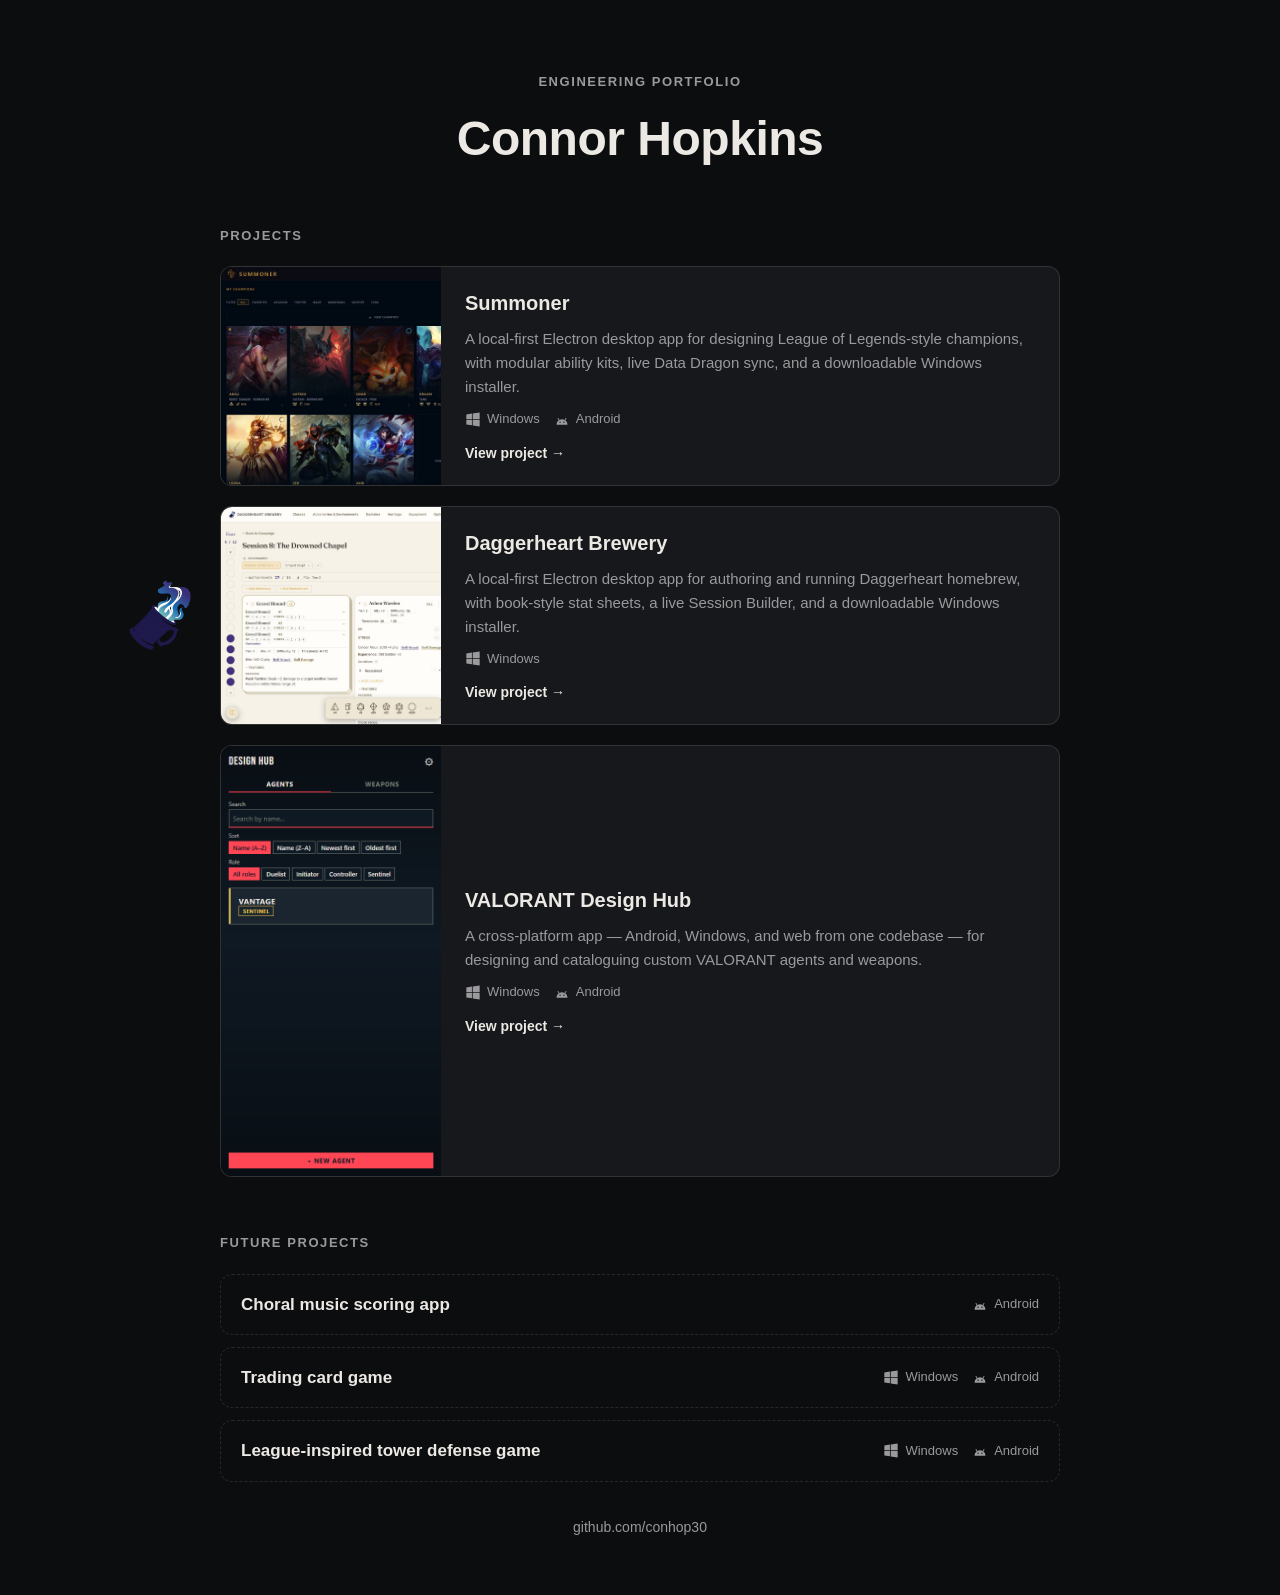
<file: index.html>
<!DOCTYPE html>
<html lang="en">
<head>
<meta charset="UTF-8">
<meta name="viewport" content="width=device-width, initial-scale=1.0">
<title>Connor Hopkins</title>
<meta name="description" content="Software engineering projects and downloads.">
<link rel="stylesheet" href="css/base.css">
<link rel="stylesheet" href="css/home.css">
<link rel="icon" href="data:,">
</head>
<body>

<svg width="0" height="0" style="position:absolute" aria-hidden="true" focusable="false">
  <symbol id="icon-windows" viewBox="0 0 24 24">
    <path fill="currentColor" d="M2 3.6 10.4 2.4v8.2H2zM11.6 2.2 22 .7v9.9H11.6zM2 11.8h8.4v8.2L2 18.8zM11.6 11.8H22v9.9L11.6 20.2z"/>
  </symbol>
  <symbol id="icon-android" viewBox="0 0 24 24">
    <path fill="currentColor" fill-rule="evenodd" d="M3.8 19a8.2 8.2 0 0 1 16.4 0zM8 15.2a1.1 1.1 0 1 0 2.2 0 1.1 1.1 0 0 0-2.2 0zm5.8 0a1.1 1.1 0 1 0 2.2 0 1.1 1.1 0 0 0-2.2 0z"/>
    <path fill="none" stroke="currentColor" stroke-width="1.4" stroke-linecap="round" d="M7.7 12.6 6.1 9.6M16.3 12.6 17.9 9.6"/>
  </symbol>
</svg>

<header class="home-header">
  <p class="eyebrow">Engineering Portfolio</p>
  <h1>Connor Hopkins</h1>
</header>

<main class="wrap">
  <section class="projects">
    <h2>Projects</h2>

    <a class="project-card" href="projects/summoner/">
      <div class="project-card-media">
        <img src="projects/summoner/assets/shot-gallery.jpg" alt="Summoner champion gallery screenshot">
      </div>
      <div class="project-card-body">
        <h3>Summoner</h3>
        <p>A local-first Electron desktop app for designing League of Legends-style champions, with modular ability kits, live Data Dragon sync, and a downloadable Windows installer.</p>
        <span class="platforms">
          <span class="platform"><svg aria-hidden="true"><use href="#icon-windows"/></svg>Windows</span>
          <span class="platform"><svg aria-hidden="true"><use href="#icon-android"/></svg>Android</span>
        </span>
        <span class="project-card-cta">View project →</span>
      </div>
    </a>

    <div class="project-row">
    <img class="project-logo" src="projects/daggerheart-hub/favicon.png" alt="" width="72" height="72" loading="lazy">
    <a class="project-card" href="projects/daggerheart-hub/">
      <div class="project-card-media">
        <img src="projects/daggerheart-hub/assets/shot-session.jpg" alt="A live Daggerheart session: a Fear rail, Combat tabs, and pulled-in adversaries stacked into one stat block with HP and Stress">
      </div>
      <div class="project-card-body">
        <h3>Daggerheart Brewery</h3>
        <p>A local-first Electron desktop app for authoring and running Daggerheart homebrew, with book-style stat sheets, a live Session Builder, and a downloadable Windows installer.</p>
        <span class="platforms">
          <span class="platform"><svg aria-hidden="true"><use href="#icon-windows"/></svg>Windows</span>
        </span>
        <span class="project-card-cta">View project →</span>
      </div>
    </a>
    </div>

    <a class="project-card" href="projects/valorant-design-hub/">
      <div class="project-card-media">
        <img src="projects/valorant-design-hub/assets/shot-hub.png" alt="VALORANT Design Hub app screenshot">
      </div>
      <div class="project-card-body">
        <h3>VALORANT Design Hub</h3>
        <p>A cross-platform app — Android, Windows, and web from one codebase — for designing and cataloguing custom VALORANT agents and weapons.</p>
        <span class="platforms">
          <span class="platform"><svg aria-hidden="true"><use href="#icon-windows"/></svg>Windows</span>
          <span class="platform"><svg aria-hidden="true"><use href="#icon-android"/></svg>Android</span>
        </span>
        <span class="project-card-cta">View project →</span>
      </div>
    </a>
  </section>

  <section class="future">
    <h2>Future projects</h2>
    <ul>
      <li class="future-item">
        <h3>Choral music scoring app</h3>
        <span class="platforms">
          <span class="platform"><svg aria-hidden="true"><use href="#icon-android"/></svg>Android</span>
        </span>
      </li>
      <li class="future-item">
        <h3>Trading card game</h3>
        <span class="platforms">
          <span class="platform"><svg aria-hidden="true"><use href="#icon-windows"/></svg>Windows</span>
          <span class="platform"><svg aria-hidden="true"><use href="#icon-android"/></svg>Android</span>
        </span>
      </li>
      <li class="future-item">
        <h3>League-inspired tower defense game</h3>
        <span class="platforms">
          <span class="platform"><svg aria-hidden="true"><use href="#icon-windows"/></svg>Windows</span>
          <span class="platform"><svg aria-hidden="true"><use href="#icon-android"/></svg>Android</span>
        </span>
      </li>
    </ul>
  </section>
</main>

<footer>
  <a href="https://github.com/conhop30" target="_blank" rel="noopener">github.com/conhop30</a>
</footer>

</body>
</html>
</file>
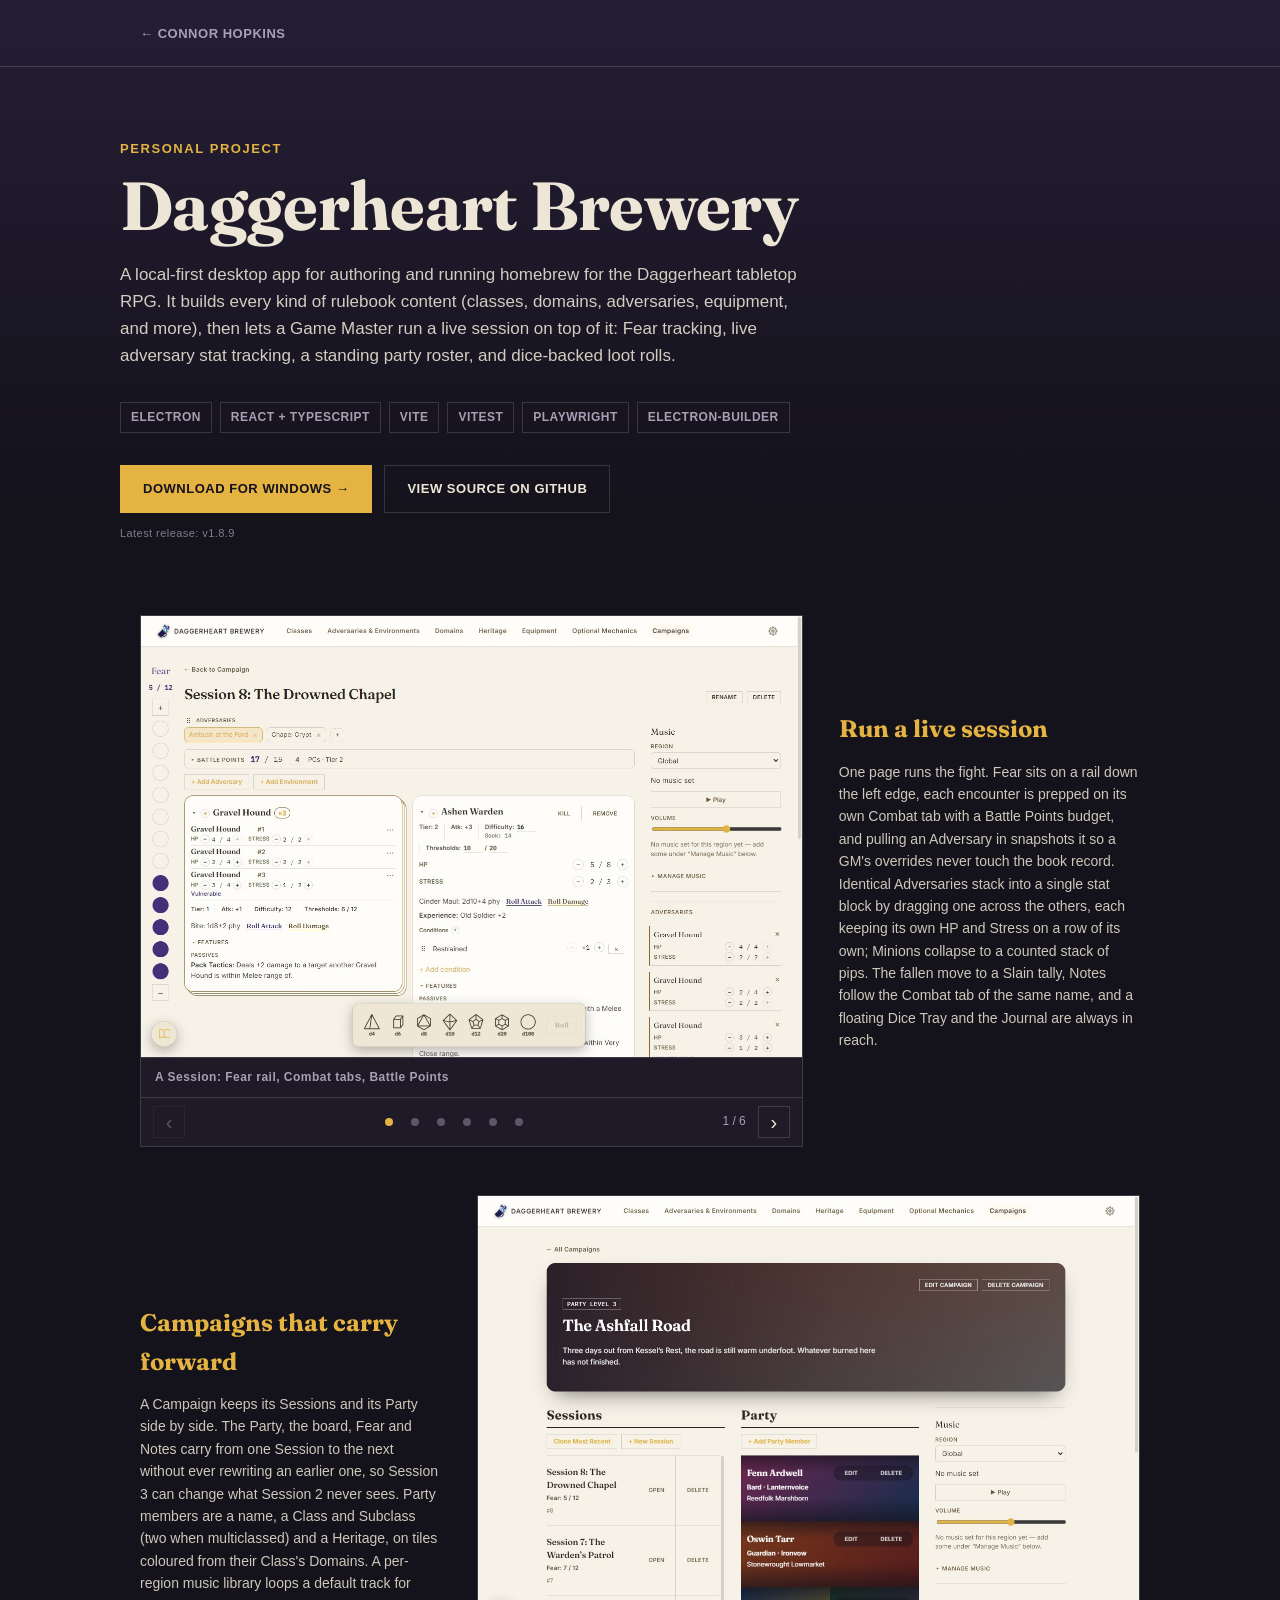
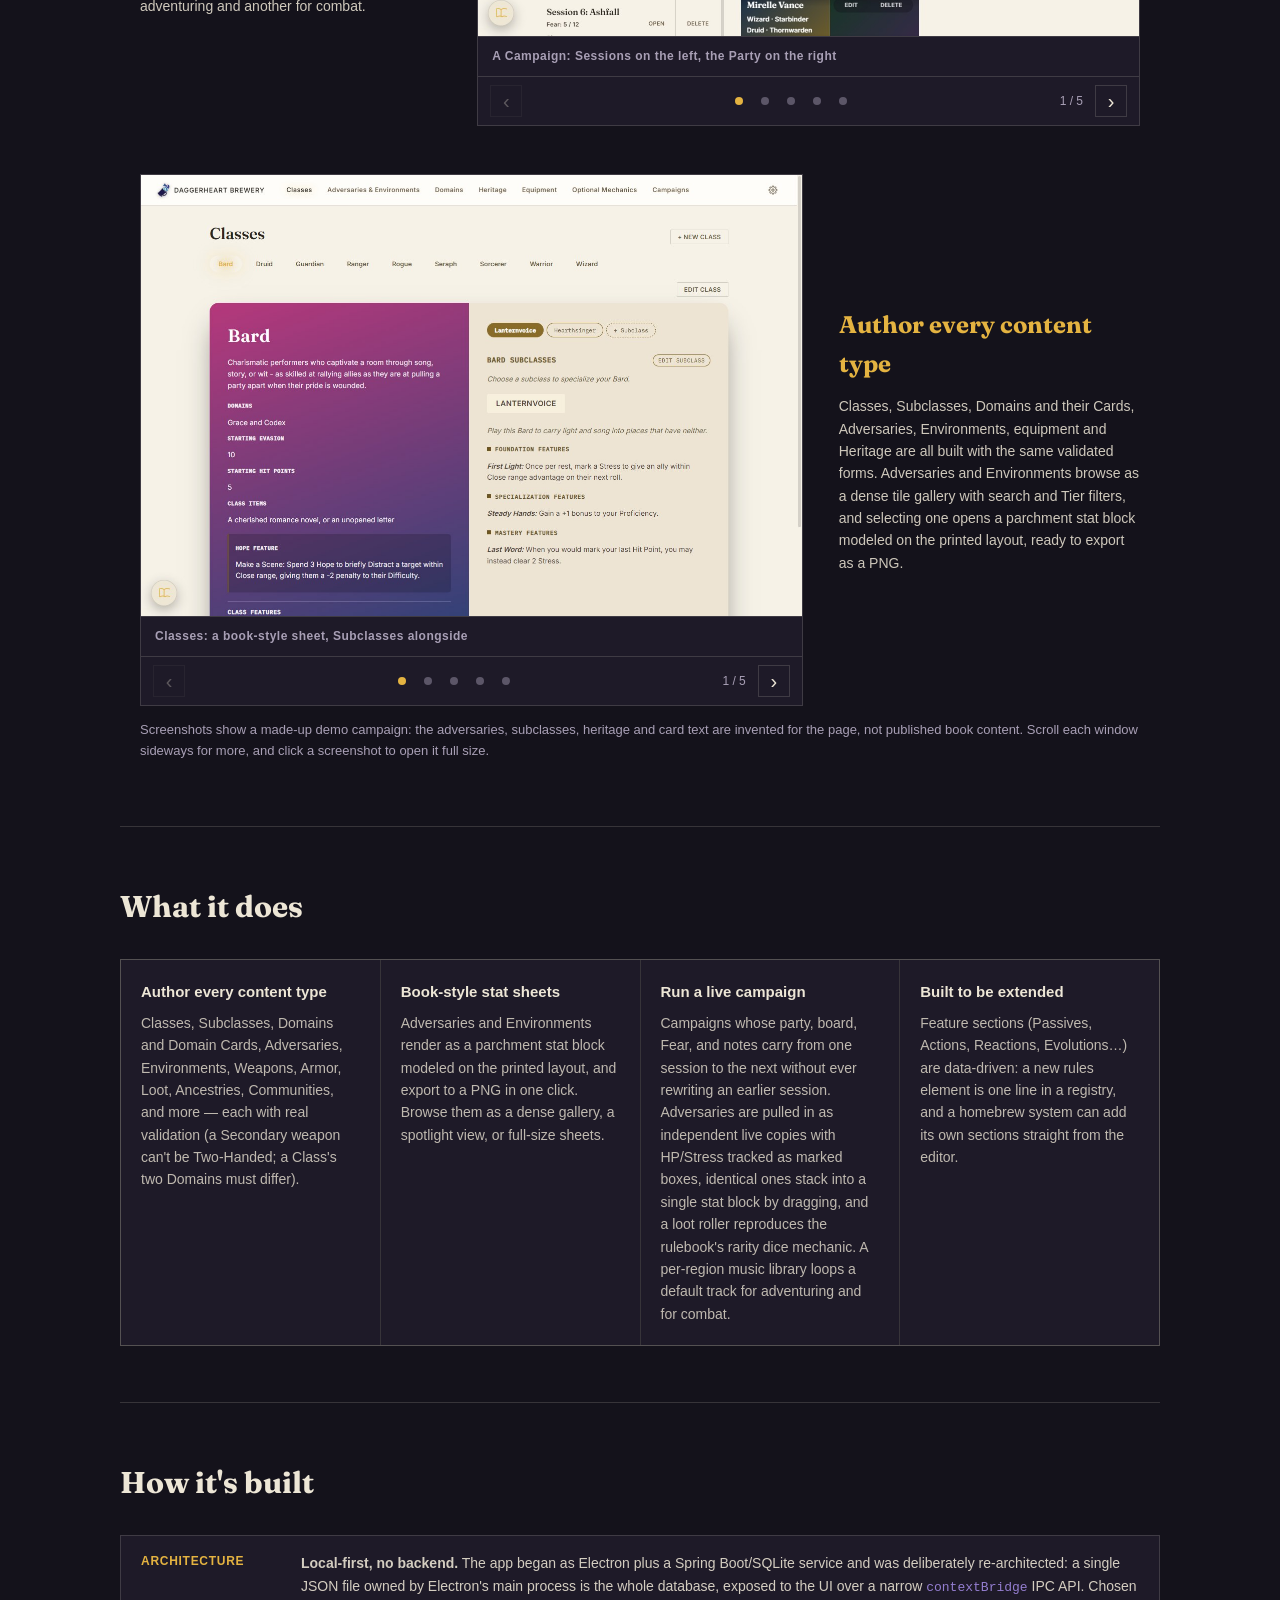
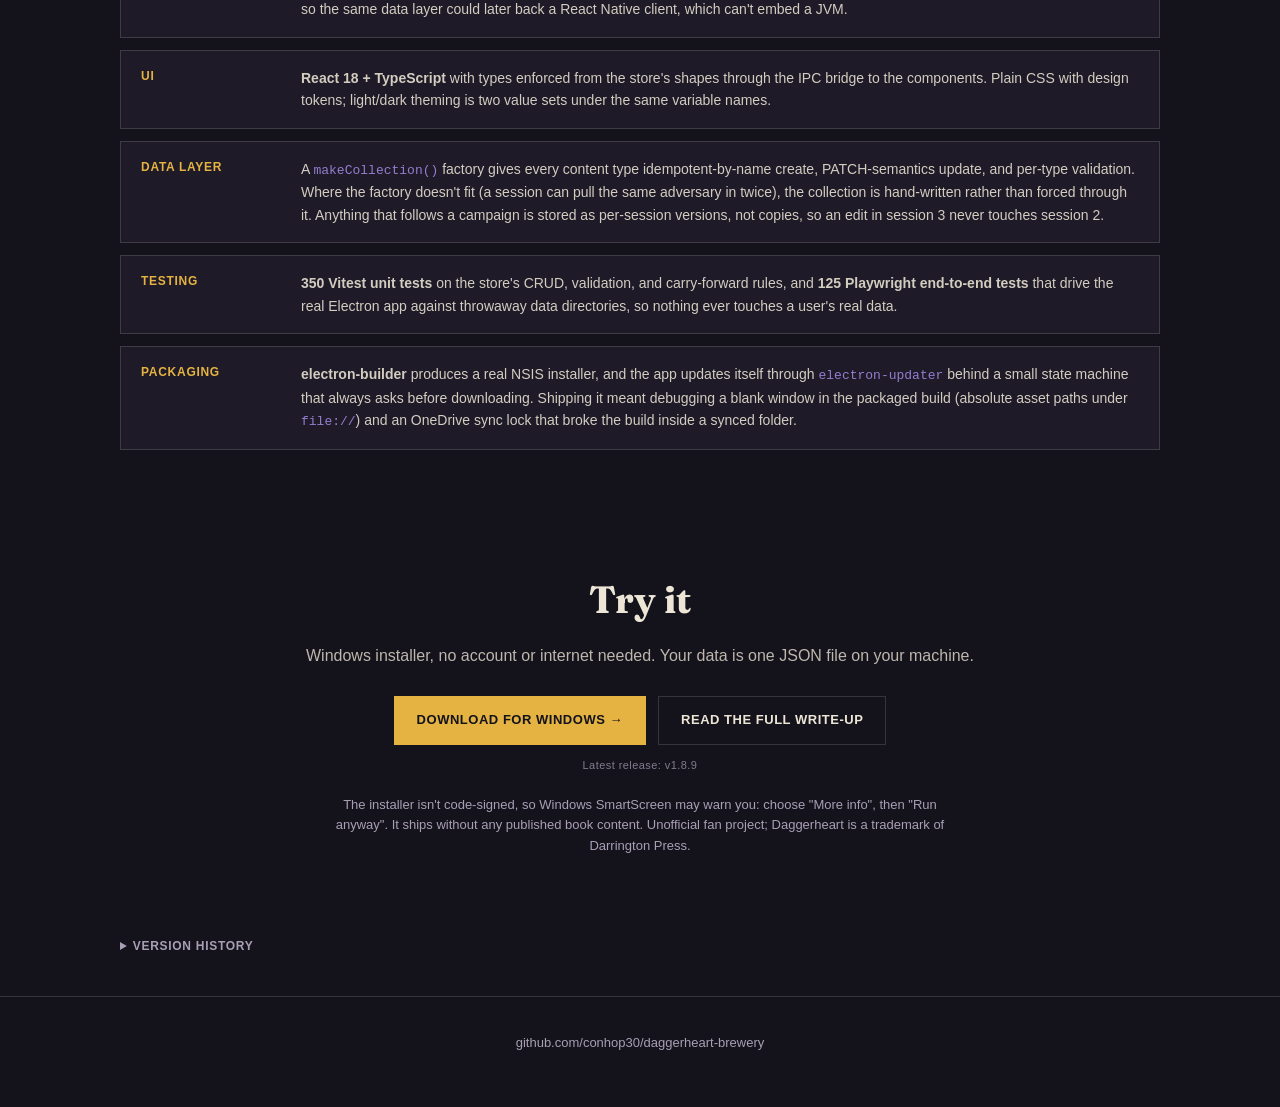
<file: projects/daggerheart-hub/index.html>
<!DOCTYPE html>
<html lang="en">
<head>
<meta charset="UTF-8">
<meta name="viewport" content="width=device-width, initial-scale=1.0">
<title>Daggerheart Brewery — Connor Hopkins</title>
<meta name="description" content="A local-first Electron desktop app for authoring and running homebrew for the Daggerheart TTRPG — content builders, a Session Builder, and book-style stat sheets you can export as images.">
<link rel="preconnect" href="https://fonts.googleapis.com">
<link href="https://fonts.googleapis.com/css2?family=Fraunces:opsz,wght@9..144,600;9..144,700&display=swap" rel="stylesheet">
<link rel="stylesheet" href="../../css/base.css">
<link rel="stylesheet" href="style.css">
<link rel="icon" type="image/png" href="favicon.png">
<meta property="og:title" content="Daggerheart Brewery">
<meta property="og:description" content="A local-first desktop app for authoring and running Daggerheart homebrew — with a Windows installer you can download today.">
<meta property="og:image" content="https://conhop30.github.io/projects/daggerheart-hub/assets/shot-session.jpg">
<meta name="twitter:card" content="summary_large_image">
</head>
<body>

<nav class="site-nav">
  <div class="wrap">
    <a href="../../" class="back-link">← Connor Hopkins</a>
  </div>
</nav>

<header class="hero wrap">
  <p class="eyebrow">Personal Project</p>
  <h1>Daggerheart Brewery</h1>
  <p class="hero-lede">
    A local-first desktop app for authoring and running homebrew for the
    Daggerheart tabletop RPG. It builds every kind of rulebook content
    (classes, domains, adversaries, equipment, and more), then lets a Game
    Master run a live session on top of it: Fear tracking, live adversary
    stat tracking, a standing party roster, and dice-backed loot rolls.
  </p>
  <div class="hero-badges">
    <span class="badge">Electron</span>
    <span class="badge">React + TypeScript</span>
    <span class="badge">Vite</span>
    <span class="badge">Vitest</span>
    <span class="badge">Playwright</span>
    <span class="badge">electron-builder</span>
  </div>
  <div class="hero-actions">
    <a class="btn btn-primary" href="https://github.com/conhop30/daggerheart-brewery/releases/download/v1.8.9/Daggerheart-Brewery-Setup-1.8.9.exe">Download for Windows →</a>
    <a class="btn btn-ghost" href="https://github.com/conhop30/daggerheart-brewery" target="_blank" rel="noopener">View source on GitHub</a>
  </div>
  <p class="version-note">Latest release: v1.8.9</p>
</header>

<section class="shots wrap">
  <div class="showcases">
    <div class="showcase">
      <div class="viewer">
        <div class="viewer-track" tabindex="0" role="region" aria-label="Live session screenshots">
          <figure class="slide"><a href="assets/shot-session.jpg" target="_blank" rel="noopener"><img src="assets/shot-session.jpg" alt="A Session page: the Fear rail down the left edge, two Combat tabs, a Battle Points budget, three Gravel Hounds stacked into one stat block beside an Ashen Warden, and a condensed Adversaries list on the right" loading="lazy"></a><figcaption>A Session: Fear rail, Combat tabs, Battle Points</figcaption></figure>
          <figure class="slide"><a href="assets/shot-stack-modify.jpg" target="_blank" rel="noopener"><img src="assets/shot-stack-modify.jpg" alt="The stacked Gravel Hounds with the second one's actions open: Modify, Kill and Remove, and its own Difficulty, Thresholds and Conditions underneath" loading="lazy"></a><figcaption>A stack: one stat block, a row per Adversary</figcaption></figure>
          <figure class="slide"><a href="assets/shot-drag-stack.jpg" target="_blank" rel="noopener"><img src="assets/shot-drag-stack.jpg" alt="Mid-drag: an outlined card reading Gravel Hound x3 follows the pointer, with a strip under the board offering to unstack them all" loading="lazy"></a><figcaption>Dragging a stack: an outlined card with its count</figcaption></figure>
          <figure class="slide"><a href="assets/shot-second-tab.jpg" target="_blank" rel="noopener"><img src="assets/shot-second-tab.jpg" alt="The second Combat tab, Chapel Crypt, with a Tidecaller Oracle, a stack of eight Moss Mite Minions shown as pips, and the Drowned Chapel Environment" loading="lazy"></a><figcaption>A second encounter, prepped on its own tab</figcaption></figure>
          <figure class="slide"><a href="assets/shot-notes-dice.jpg" target="_blank" rel="noopener"><img src="assets/shot-notes-dice.jpg" alt="Lower on the Session page: Minion pips, the Slain tally reading Gravel Hound x2 and Moss Mite x4, Notes tabs named after the Combat tabs, and the Dice Tray showing 1d6 + 1d20 = 24 above the dice" loading="lazy"></a><figcaption>Notes tabs, the Slain tally and the Dice Tray</figcaption></figure>
          <figure class="slide"><a href="assets/shot-journal.jpg" target="_blank" rel="noopener"><img src="assets/shot-journal.jpg" alt="The Journal panel open from its bubble in the bottom-left corner, listing Campaign notes under Loot and Worldbuilding" loading="lazy"></a><figcaption>The Journal, one click away</figcaption></figure>
        </div>
      </div>
      <div class="showcase-text">
        <h3>Run a live session</h3>
        <p>One page runs the fight. Fear sits on a rail down the left edge, each encounter is prepped on its own Combat tab with a Battle Points budget, and pulling an Adversary in snapshots it so a GM's overrides never touch the book record. Identical Adversaries stack into a single stat block by dragging one across the others, each keeping its own HP and Stress on a row of its own; Minions collapse to a counted stack of pips. The fallen move to a Slain tally, Notes follow the Combat tab of the same name, and a floating Dice Tray and the Journal are always in reach.</p>
      </div>
    </div>
    <div class="showcase flip">
      <div class="viewer">
        <div class="viewer-track" tabindex="0" role="region" aria-label="Campaign screenshots">
          <figure class="slide"><a href="assets/shot-campaign.jpg" target="_blank" rel="noopener"><img src="assets/shot-campaign.jpg" alt="A Campaign page: Sessions in a scrolling column on the left, each with its Fear and number, and the Party on the right with tiles coloured by each Class's two Domains" loading="lazy"></a><figcaption>A Campaign: Sessions on the left, the Party on the right</figcaption></figure>
          <figure class="slide"><a href="assets/shot-campaigns.jpg" target="_blank" rel="noopener"><img src="assets/shot-campaigns.jpg" alt="The Campaigns list: two banners, each with its Party level, description, Party members and Session count" loading="lazy"></a><figcaption>Every Campaign at a glance</figcaption></figure>
          <figure class="slide"><a href="assets/shot-party-form.jpg" target="_blank" rel="noopener"><img src="assets/shot-party-form.jpg" alt="Editing a Party member: labelled rows of chips for Class, Subclass, a second Class and Subclass for multiclassing, Ancestry and Community" loading="lazy"></a><figcaption>A Party member: Class, Subclass and Heritage as chips</figcaption></figure>
          <figure class="slide"><a href="assets/shot-confirm.jpg" target="_blank" rel="noopener"><img src="assets/shot-confirm.jpg" alt="The app's own confirmation dialog over a dimmed page, asking whether to delete a Session, with Cancel and Delete buttons" loading="lazy"></a><figcaption>Destructive actions ask first, in the app's own dialog</figcaption></figure>
          <figure class="slide"><a href="assets/shot-music-library.png" target="_blank" rel="noopener"><img src="assets/shot-music-library.png" alt="The Music tab: a library overview showing a region's track count and defaults, a region list, and tracks with volume sliders" loading="lazy"></a><figcaption>A per-region music library for the table</figcaption></figure>
        </div>
      </div>
      <div class="showcase-text">
        <h3>Campaigns that carry forward</h3>
        <p>A Campaign keeps its Sessions and its Party side by side. The Party, the board, Fear and Notes carry from one Session to the next without ever rewriting an earlier one, so Session 3 can change what Session 2 never sees. Party members are a name, a Class and Subclass (two when multiclassed) and a Heritage, on tiles coloured from their Class's Domains. A per-region music library loops a default track for adventuring and another for combat.</p>
      </div>
    </div>
    <div class="showcase">
      <div class="viewer">
        <div class="viewer-track" tabindex="0" role="region" aria-label="Content authoring screenshots">
          <figure class="slide"><a href="assets/shot-classes.jpg" target="_blank" rel="noopener"><img src="assets/shot-classes.jpg" alt="The Classes page: a tab per Class, with Bard selected showing its gradient class sheet beside a parchment panel for its Subclasses" loading="lazy"></a><figcaption>Classes: a book-style sheet, Subclasses alongside</figcaption></figure>
          <figure class="slide"><a href="assets/shot-adversaries-table.png" target="_blank" rel="noopener"><img src="assets/shot-adversaries-table.png" alt="The Adversaries & Environments table, the default view: every Adversary as a dense sortable row of Tier, Difficulty, HP, Stress, Type and Experiences, with a search box and Tier/Type filters above" loading="lazy"></a><figcaption>Adversaries & Environments: a dense reference table</figcaption></figure>
          <figure class="slide"><a href="assets/shot-heritage-cards.png" target="_blank" rel="noopener"><img src="assets/shot-heritage-cards.png" alt="The Heritage page's Communities grid: Duneborne, Freeborne, Frostborne and more, each a card with its flavor text and signature feature, with a Cards/Table switch above" loading="lazy"></a><figcaption>Heritage: Communities and Ancestries as flavor-text cards</figcaption></figure>
          <figure class="slide"><a href="assets/shot-domains.jpg" target="_blank" rel="noopener"><img src="assets/shot-domains.jpg" alt="The Domains page listing Arcana, Blade, Bone and Codex, each with a pennant icon and its card count" loading="lazy"></a><figcaption>Domains, filterable by Class</figcaption></figure>
          <figure class="slide"><a href="assets/shot-domain-cards.jpg" target="_blank" rel="noopener"><img src="assets/shot-domain-cards.jpg" alt="The Arcana Domain page: four card-shaped tiles with level, type, recall cost and rules text" loading="lazy"></a><figcaption>A Domain's cards, as cards</figcaption></figure>
        </div>
      </div>
      <div class="showcase-text">
        <h3>Author every content type</h3>
        <p>Classes, Subclasses, Domains and their Cards, Adversaries, Environments, equipment and Heritage are all built with the same validated forms. Adversaries and Environments browse as a dense tile gallery with search and Tier filters, and selecting one opens a parchment stat block modeled on the printed layout, ready to export as a PNG.</p>
      </div>
    </div>
  </div>
  <p class="shots-note">Screenshots show a made-up demo campaign: the adversaries, subclasses, heritage and card text are invented for the page, not published book content. Scroll each window sideways for more, and click a screenshot to open it full size.</p>
</section>

<section class="block wrap">
  <h2>What it does</h2>
  <div class="feature-grid">
    <div class="feature">
      <h3>Author every content type</h3>
      <p>Classes, Subclasses, Domains and Domain Cards, Adversaries, Environments, Weapons, Armor, Loot, Ancestries, Communities, and more — each with real validation (a Secondary weapon can't be Two-Handed; a Class's two Domains must differ).</p>
    </div>
    <div class="feature">
      <h3>Book-style stat sheets</h3>
      <p>Adversaries and Environments render as a parchment stat block modeled on the printed layout, and export to a PNG in one click. Browse them as a dense gallery, a spotlight view, or full-size sheets.</p>
    </div>
    <div class="feature">
      <h3>Run a live campaign</h3>
      <p>Campaigns whose party, board, Fear, and notes carry from one session to the next without ever rewriting an earlier session. Adversaries are pulled in as independent live copies with HP/Stress tracked as marked boxes, identical ones stack into a single stat block by dragging, and a loot roller reproduces the rulebook's rarity dice mechanic. A per-region music library loops a default track for adventuring and for combat.</p>
    </div>
    <div class="feature">
      <h3>Built to be extended</h3>
      <p>Feature sections (Passives, Actions, Reactions, Evolutions…) are data-driven: a new rules element is one line in a registry, and a homebrew system can add its own sections straight from the editor.</p>
    </div>
  </div>
</section>

<section class="block wrap">
  <h2>How it's built</h2>
  <div class="stack-grid">
    <div class="stack-row">
      <span class="label">Architecture</span>
      <span class="value"><strong>Local-first, no backend.</strong> The app began as Electron plus a Spring Boot/SQLite service and was deliberately re-architected: a single JSON file owned by Electron's main process is the whole database, exposed to the UI over a narrow <code>contextBridge</code> IPC API. Chosen so the same data layer could later back a React Native client, which can't embed a JVM.</span>
    </div>
    <div class="stack-row">
      <span class="label">UI</span>
      <span class="value"><strong>React 18 + TypeScript</strong> with types enforced from the store's shapes through the IPC bridge to the components. Plain CSS with design tokens; light/dark theming is two value sets under the same variable names.</span>
    </div>
    <div class="stack-row">
      <span class="label">Data layer</span>
      <span class="value">A <code>makeCollection()</code> factory gives every content type idempotent-by-name create, PATCH-semantics update, and per-type validation. Where the factory doesn't fit (a session can pull the same adversary in twice), the collection is hand-written rather than forced through it. Anything that follows a campaign is stored as per-session versions, not copies, so an edit in session 3 never touches session 2.</span>
    </div>
    <div class="stack-row">
      <span class="label">Testing</span>
      <span class="value"><strong>350 Vitest unit tests</strong> on the store's CRUD, validation, and carry-forward rules, and <strong>125 Playwright end-to-end tests</strong> that drive the real Electron app against throwaway data directories, so nothing ever touches a user's real data.</span>
    </div>
    <div class="stack-row">
      <span class="label">Packaging</span>
      <span class="value"><strong>electron-builder</strong> produces a real NSIS installer, and the app updates itself through <code>electron-updater</code> behind a small state machine that always asks before downloading. Shipping it meant debugging a blank window in the packaged build (absolute asset paths under <code>file://</code>) and an OneDrive sync lock that broke the build inside a synced folder.</span>
    </div>
  </div>
</section>

<section class="download-cta wrap">
  <h2>Try it</h2>
  <p>Windows installer, no account or internet needed. Your data is one JSON file on your machine.</p>
  <div class="hero-actions">
    <a class="btn btn-primary" href="https://github.com/conhop30/daggerheart-brewery/releases/download/v1.8.9/Daggerheart-Brewery-Setup-1.8.9.exe">Download for Windows →</a>
    <a class="btn btn-ghost" href="https://github.com/conhop30/daggerheart-brewery#readme" target="_blank" rel="noopener">Read the full write-up</a>
  </div>
  <p class="version-note">Latest release: v1.8.9</p>
  <p class="fine-print">The installer isn't code-signed, so Windows SmartScreen may warn you: choose "More info", then "Run anyway". It ships without any published book content. Unofficial fan project; Daggerheart is a trademark of Darrington Press.</p>
</section>

<section class="changelog wrap">
  <details>
    <summary>Version history</summary>
    <ul>
      <li><strong>v1.8.9</strong> — summon buttons resolve the book's own math ("equal to twice the number of PCs", or "as many Lackeys as there are PCs") against your actual party size, and an Environment's Potential Adversaries line is clickable the same way; the Equipment page gets a jump nav down the side plus a Table-view header that stays pinned while scrolling; Consumables can now carry the corebook's roll Value the same way Loot does, and every Loot/Consumable item (Core and Hope & Fear) has its Value filled in; a Session renames by double-clicking its title; and quieter in-flow saves (HP marks, renames, rolls, region picks) use a brief toast instead of a blocking dialog.</li>
      <li><strong>v1.8.8</strong> — another quick fix: Adversaries and Environments that disappeared from Sessions which already had them (a side effect of the v1.8.6 board fix never touching the data already on disk) are restored automatically.</li>
      <li><strong>v1.8.7</strong> — a quick fix for v1.8.6: some Sessions failed to open because of leftover data from an older version, and now open normally again.</li>
      <li><strong>v1.8.6</strong> — a new Session no longer starts with the last one's Adversaries and Environments (Clone Most Recent still carries them over on purpose); Notes support live Markdown formatting (bold, headers, lists) and a two-column layout; Weapons split into separate Primary and Secondary tables with a Range field and a Set filter; and Loot shows its corebook roll Value (e.g. Caltrops is 1).</li>
      <li><strong>v1.8.5</strong> — Session music as a proper player: a region plays its whole folder song after song, with back and skip buttons and a play bar to move within a song; tracks and regions rename on double-click; and a fix for choosing a region not changing the music.</li>
      <li><strong>v1.8.4</strong> — search the Adversary and Environment pickers by Tier, type and name; a button on any feature that summons another Adversary, which adds it to the fight and rolls the count where the book gives dice; Environments that pin full-width above the board; a per-Campaign image folder for maps in the Session sidebar; tabs inside a Notes tab; mixed Ancestry and draggable framing for the art on a Party tile; foldable Adversaries and Environments sections; and a fix for new or edited content not reaching a Session that was already open.</li>
      <li><strong>v1.8.3</strong> — Campaign Frames: a new section for the rulebooks’ setting-pitch format, written either as structured sections or in an Advanced Markdown format drawn as letter-size two-column pages, with pictures, watercolor stains and watercolor-edged images, per-frame CSS, a built-in guide and PDF export (using The Homebrewery’s MIT-licensed Markdown flavour and mask images); a Campaign can name its frame. Also: Equipment opens as a table, and errors use the app’s own dialog.</li>
      <li><strong>v1.8.1</strong> — a Table view for Adversaries and Environments, now the default, where clicking a row opens its full stat block in place; a Collapse All button for the stat blocks in a fight, with roll results shown beside the buttons on a collapsed one; Heritage and Optional Mechanics in one shared layout, alphabetical, with full-width features and a filter by Set; and Equipment's compact view renamed to Table.</li>
      <li><strong>v1.8.0</strong> — stack any identical Adversaries into one stat block by dragging, each keeping its own HP and Stress, with an outlined card and running count while you drag; a Kill button and a Slain tally; renamable Notes tabs that follow the Combat tab of the same name and carry forward; a Fear rail on the left edge; a reworked Campaign page with Sessions and the Party side by side; Party members as Class, Subclass and Heritage with Domain-coloured tiles and multiclassing; and the app's own confirmation dialog and scrollbars.</li>
      <li><strong>v1.7.2</strong> — Battle Points: each Combat tab scores its roster against the corebook's encounter budget, with the rulebook's adjustments; and Minions now pull in as one counted stack that can be split, merged or mixed into groups by dragging.</li>
      <li><strong>v1.7.1</strong> — Combat tabs: prep several encounters per Session, each tab with its own Adversary/Environment roster that carries forward to later Sessions; a draggable Journal bubble with detachable floating notes; per-Session Notes; a drag-reorderable Session page; and a quantity stepper for pulling in several Adversaries at once.</li>
      <li><strong>v1.7.0</strong> — merged the Session page's Adventuring/Combat tabs into one always-on-screen page, and Music folders can now be scoped to a single Campaign instead of always being application-wide.</li>
      <li><strong>v1.6.0</strong> — the Dice Tray's buttons are now real polyhedral wireframes (tetrahedron, cube, octahedron, and so on) with their own facet lines, label below the shape instead of overlapping it; a sidebar spotlight for Combat tiles; a Conditions rules reference on hover; and a round of fixes (the Equipment table's boxy cells, newest-first Sessions, clearer button labels).</li>
      <li><strong>v1.5.0</strong> — a reworked Combat panel (stackable Conditions, Difficulty/Threshold overrides kept alongside the book value, a Roll Log), a redesigned Dice Tray with shaped die buttons, and music you can manage without leaving a session.</li>
      <li><strong>v1.4.0</strong> — real Domain iconography sampled from the corebook, a new app icon, a freeform dice tray and one-click damage rolls, and a round of load-time and editing-speed improvements.</li>
      <li><strong>v1.3.0</strong> — a visual refresh across the whole app: pill buttons and boxed panels replaced with soft glow states and hairline dividers, a redesigned Domains list, and clearer text and contrast throughout.</li>
      <li><strong>v1.2.0</strong> — renamed to Daggerheart Brewery with a new icon; a condensed Equipment table view; Session music that persists across navigation; a frameless fullscreen mode.</li>
      <li><strong>v1.1.0</strong> — in-app update checking; data-driven Evolution/custom feature sections; Core subclasses.</li>
      <li><strong>v1.0.0</strong> — first public release.</li>
    </ul>
  </details>
</section>

<footer class="site-footer">
  <div class="wrap">
    <a href="https://github.com/conhop30/daggerheart-brewery" target="_blank" rel="noopener">github.com/conhop30/daggerheart-brewery</a>
  </div>
</footer>

<script>
// Each screenshot window scrolls sideways on its own (CSS scroll-snap); this only adds the arrows, dots and count.
document.querySelectorAll('.viewer').forEach(function (viewer) {
  var track = viewer.querySelector('.viewer-track');
  var slides = Array.prototype.slice.call(track.children);
  if (slides.length < 2) return;
  viewer.classList.add('js');
  var reduce = window.matchMedia('(prefers-reduced-motion: reduce)').matches;

  var nav = document.createElement('div');
  nav.className = 'viewer-nav';
  var prev = document.createElement('button');
  prev.type = 'button'; prev.className = 'viewer-arrow'; prev.setAttribute('aria-label', 'Previous screenshot'); prev.textContent = '‹';
  var next = document.createElement('button');
  next.type = 'button'; next.className = 'viewer-arrow'; next.setAttribute('aria-label', 'Next screenshot'); next.textContent = '›';
  var dots = document.createElement('div');
  dots.className = 'viewer-dots';
  var buttons = slides.map(function (_, i) {
    var d = document.createElement('button');
    d.type = 'button'; d.className = 'viewer-dot'; d.setAttribute('aria-label', 'Screenshot ' + (i + 1) + ' of ' + slides.length);
    d.addEventListener('click', function () { go(i); });
    dots.appendChild(d);
    return d;
  });
  var count = document.createElement('span');
  count.className = 'viewer-count';
  nav.appendChild(prev); nav.appendChild(dots); nav.appendChild(count); nav.appendChild(next);
  viewer.appendChild(nav);

  function current() { return Math.max(0, Math.min(slides.length - 1, Math.round(track.scrollLeft / track.clientWidth))); }
  function go(i) { track.scrollTo({ left: i * track.clientWidth, behavior: reduce ? 'auto' : 'smooth' }); }
  function sync() {
    var i = current();
    buttons.forEach(function (d, k) { d.classList.toggle('on', k === i); });
    count.textContent = (i + 1) + ' / ' + slides.length;
    prev.disabled = i === 0;
    next.disabled = i === slides.length - 1;
  }
  prev.addEventListener('click', function () { go(current() - 1); });
  next.addEventListener('click', function () { go(current() + 1); });
  var pending = false;
  track.addEventListener('scroll', function () {
    if (pending) return;
    pending = true;
    requestAnimationFrame(function () { pending = false; sync(); });
  }, { passive: true });
  window.addEventListener('resize', sync);
  sync();
});
</script>

</body>
</html>
</file>
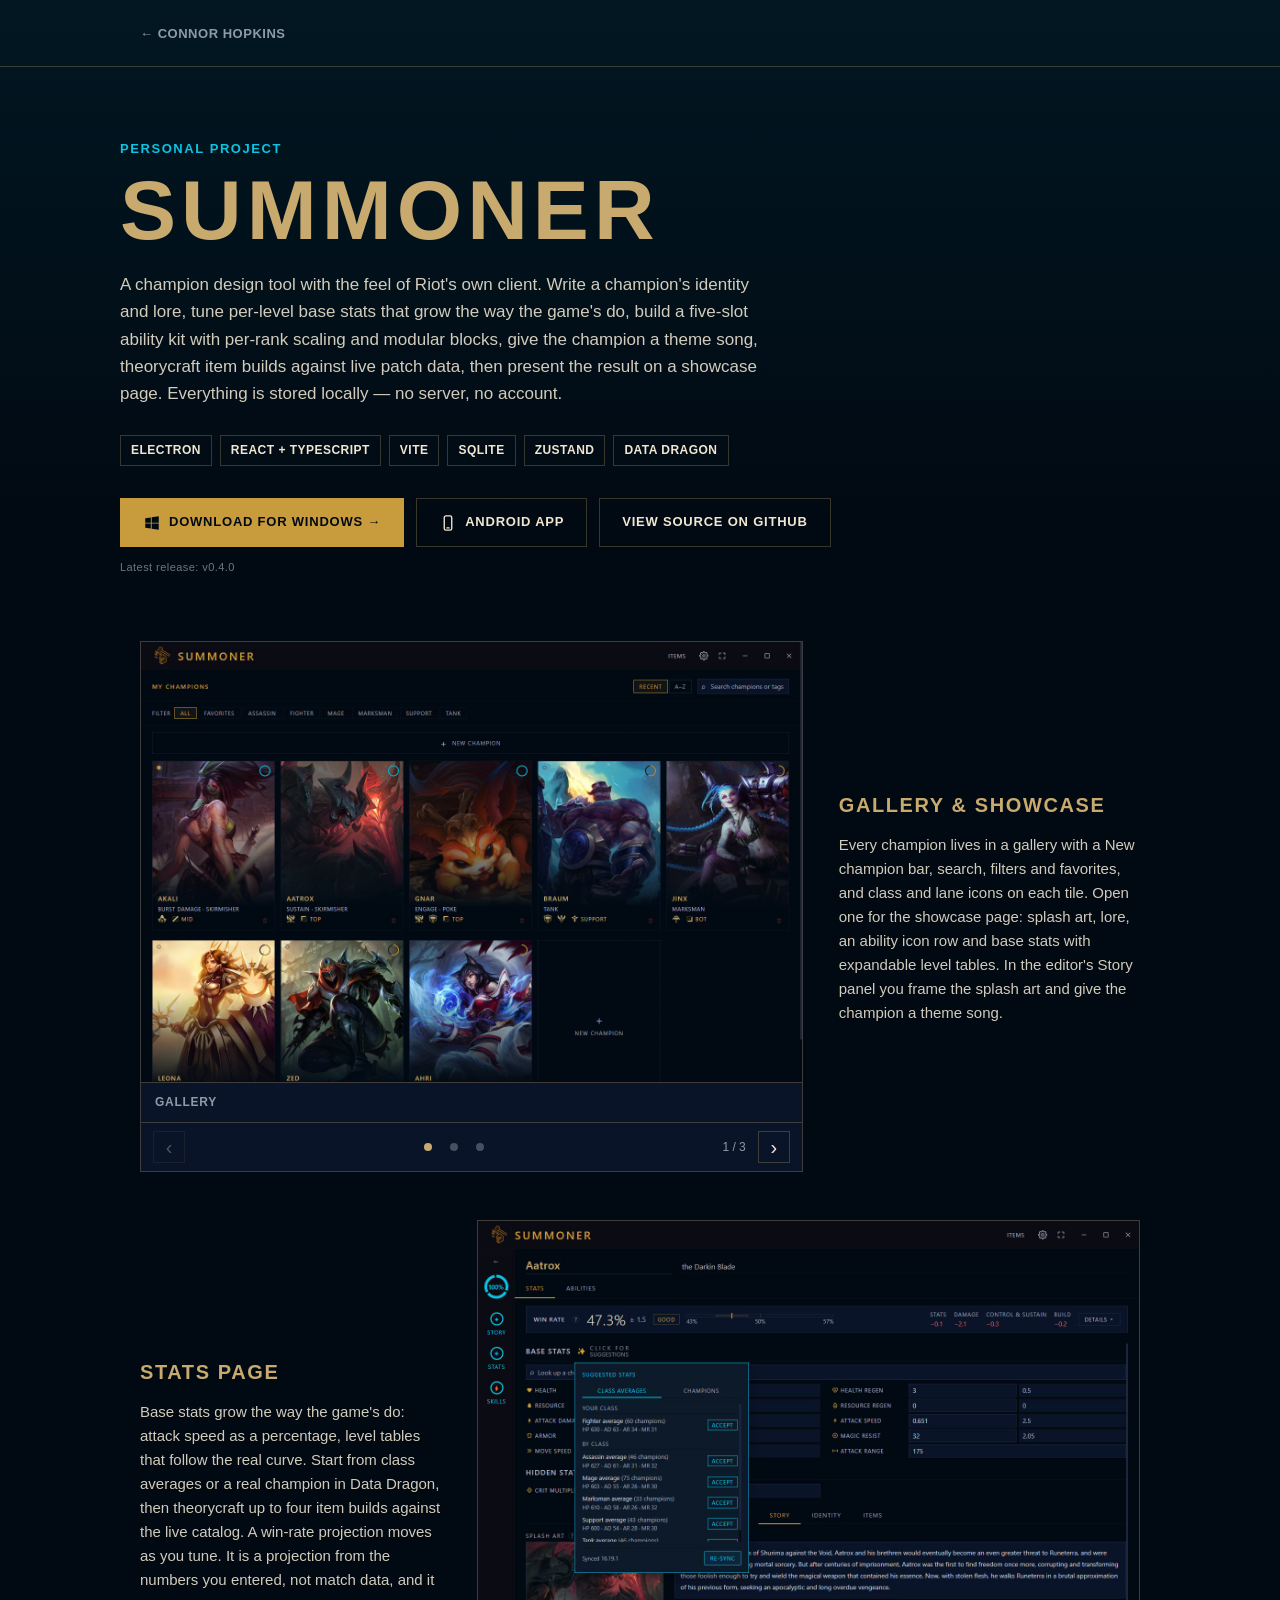
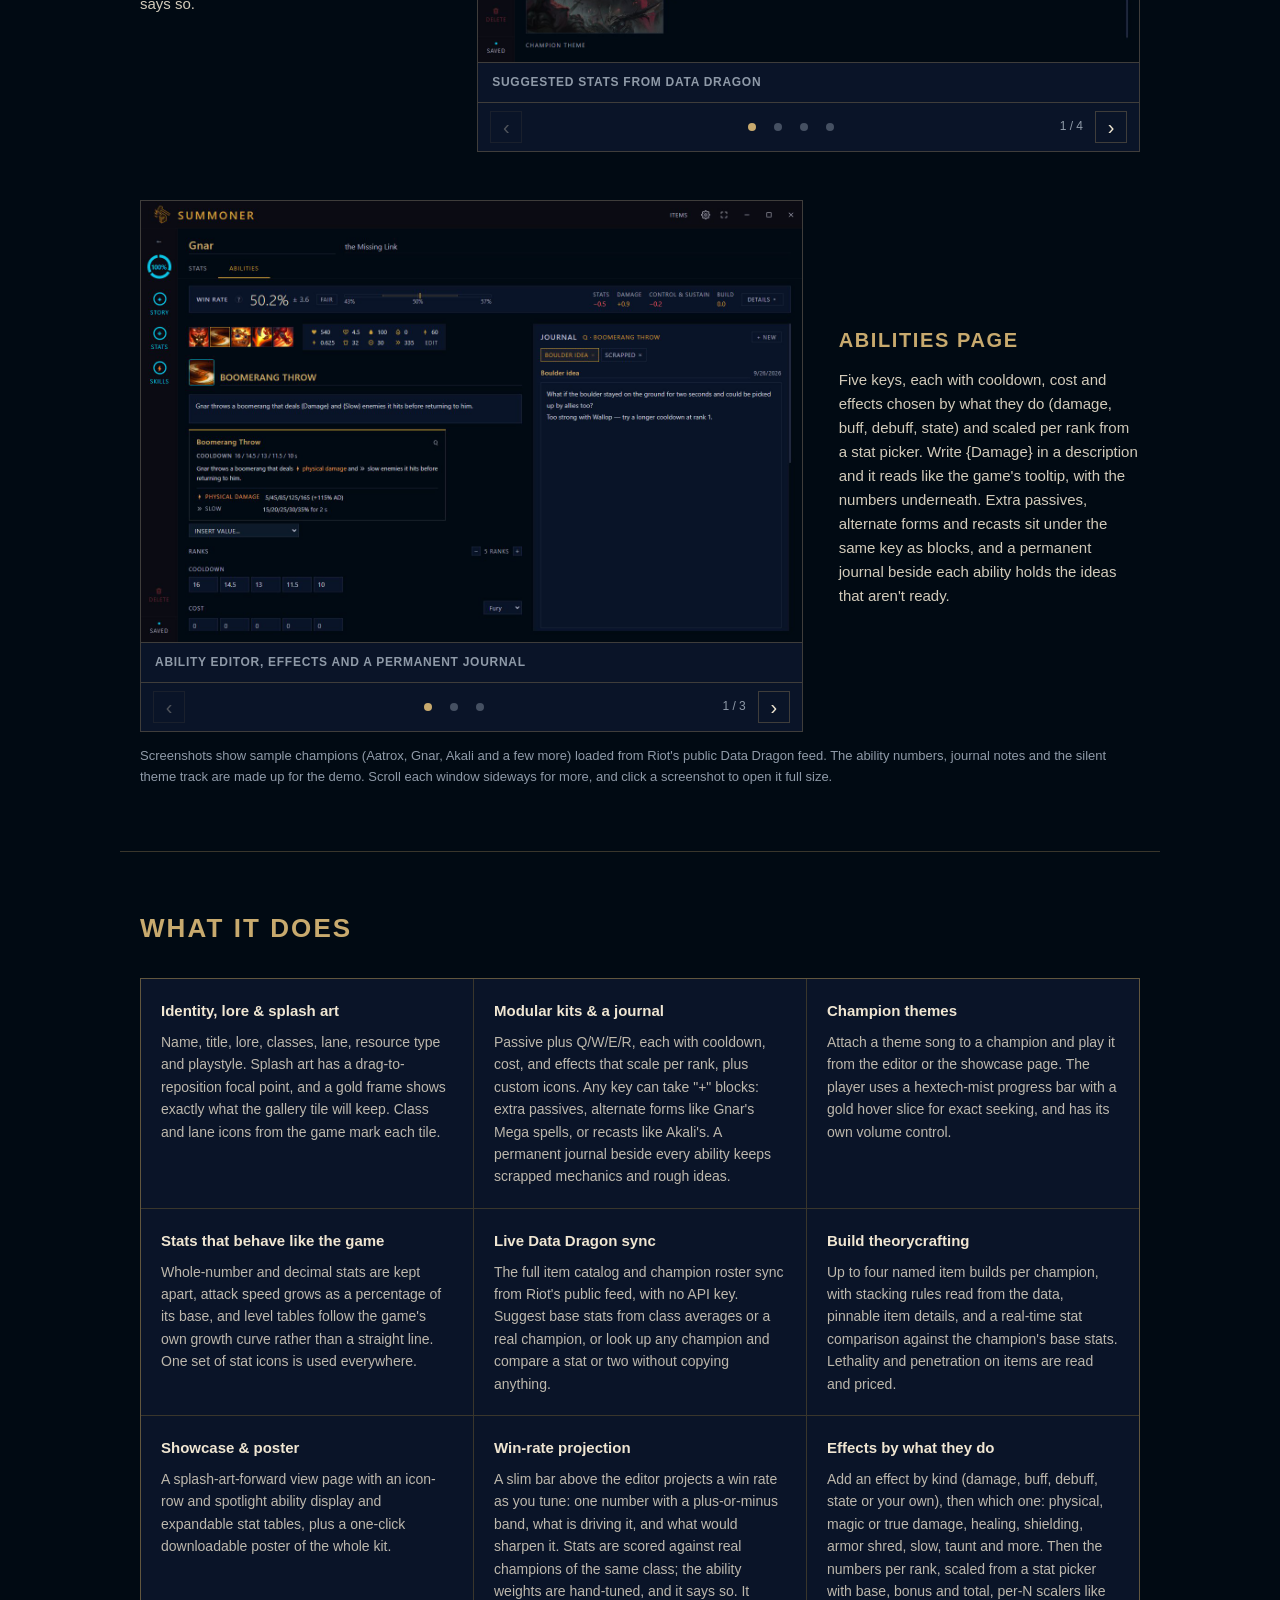
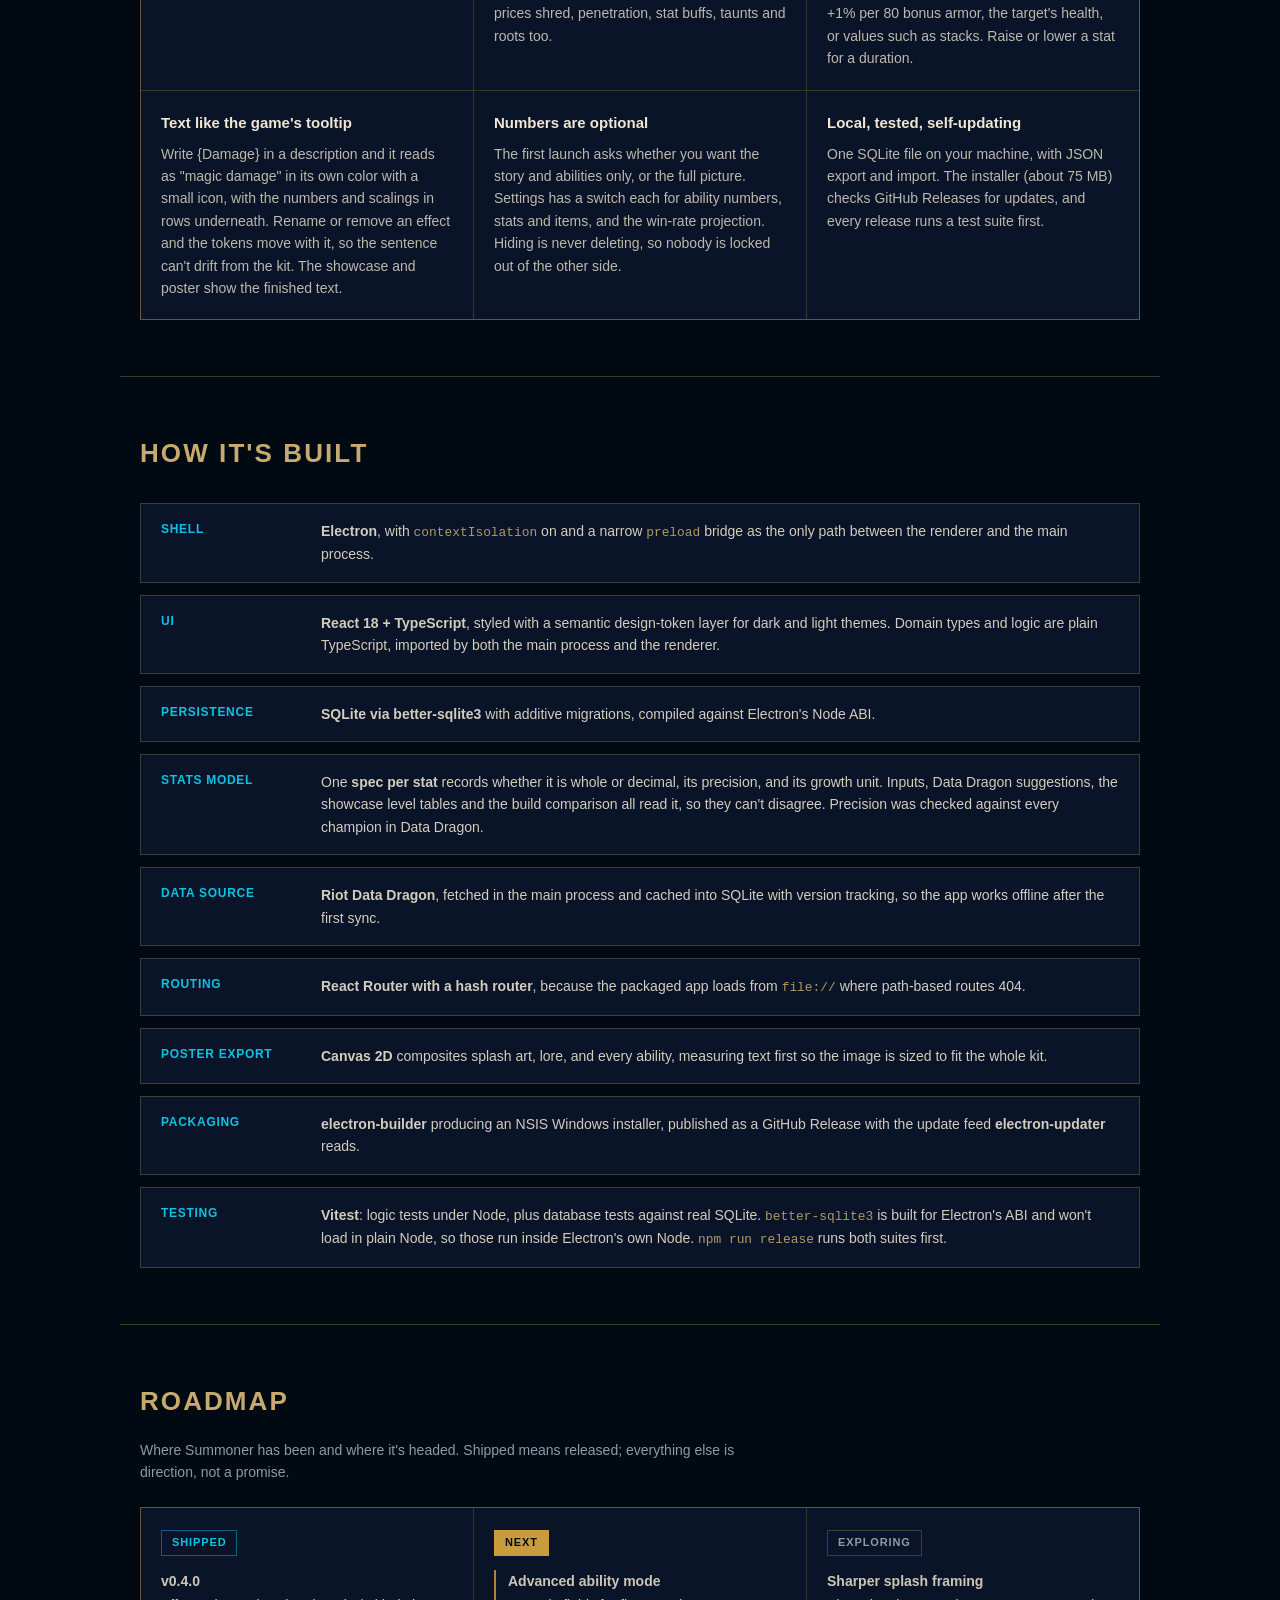
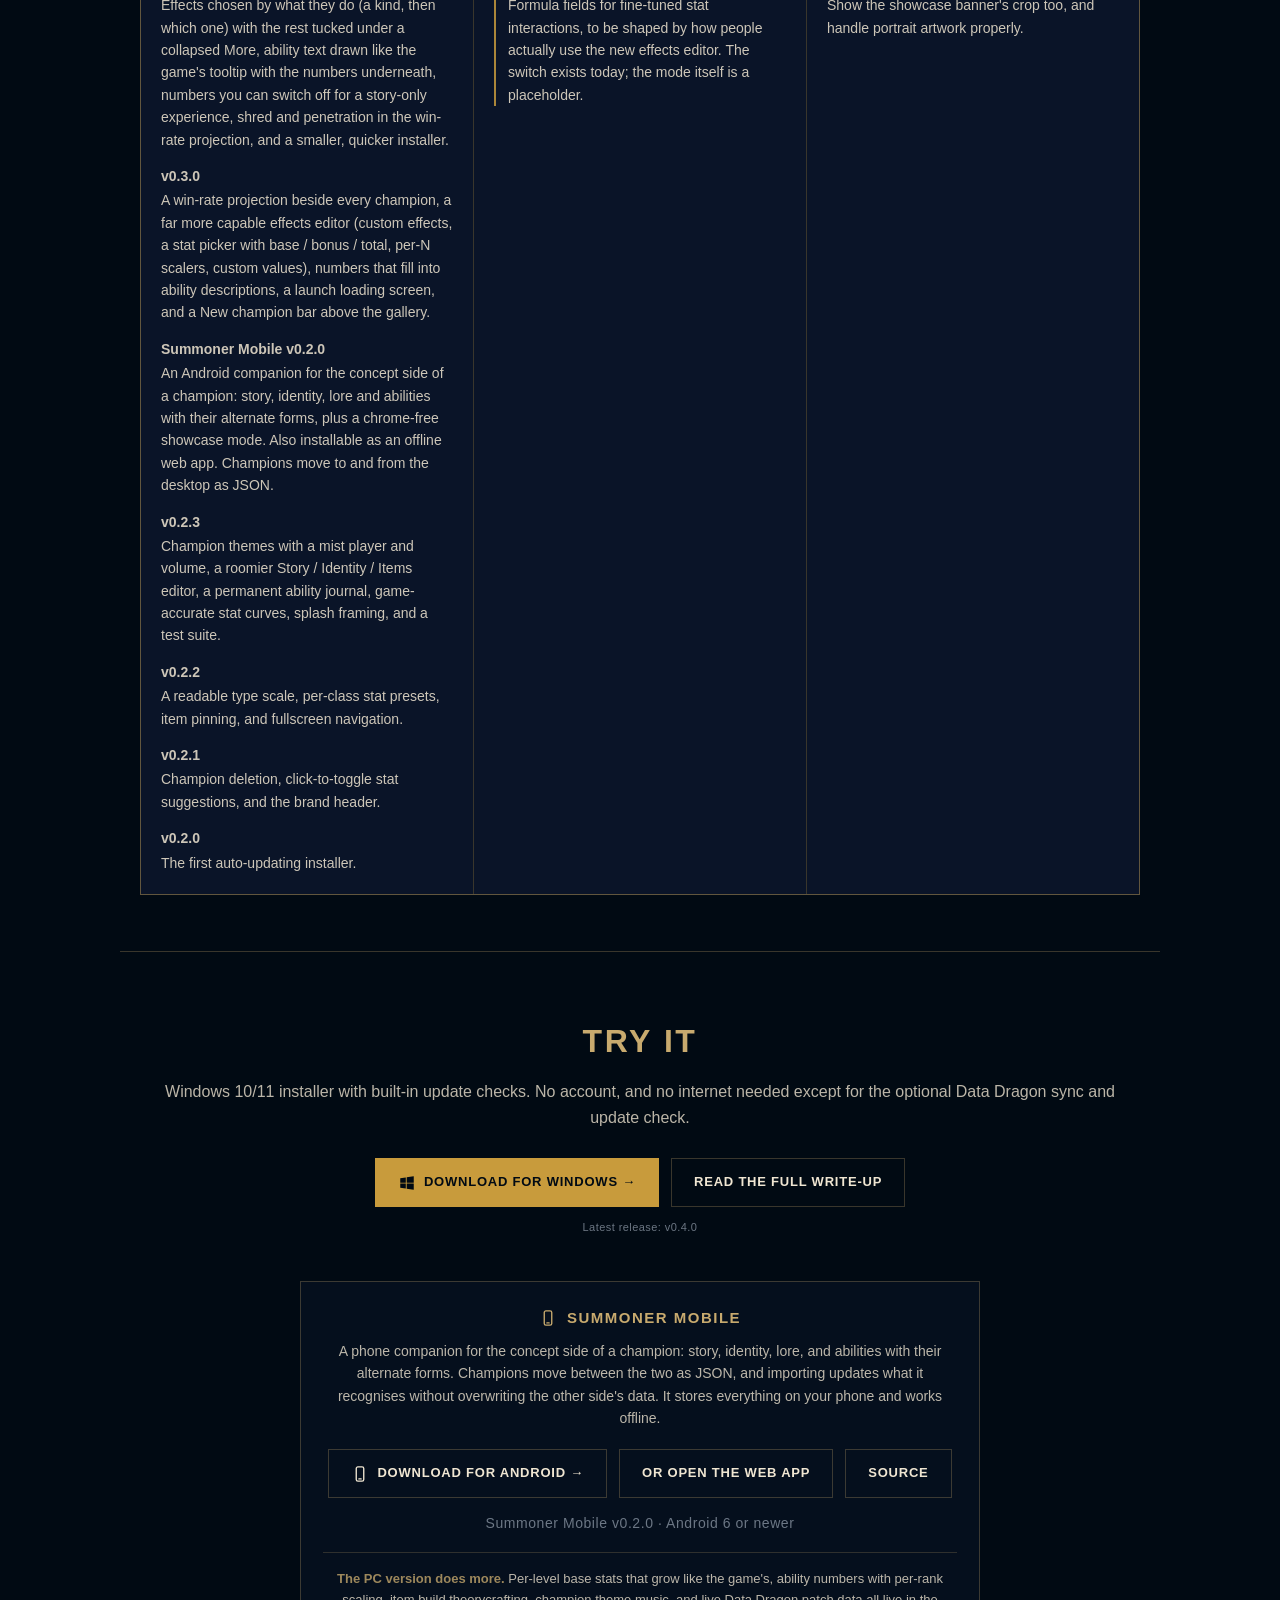
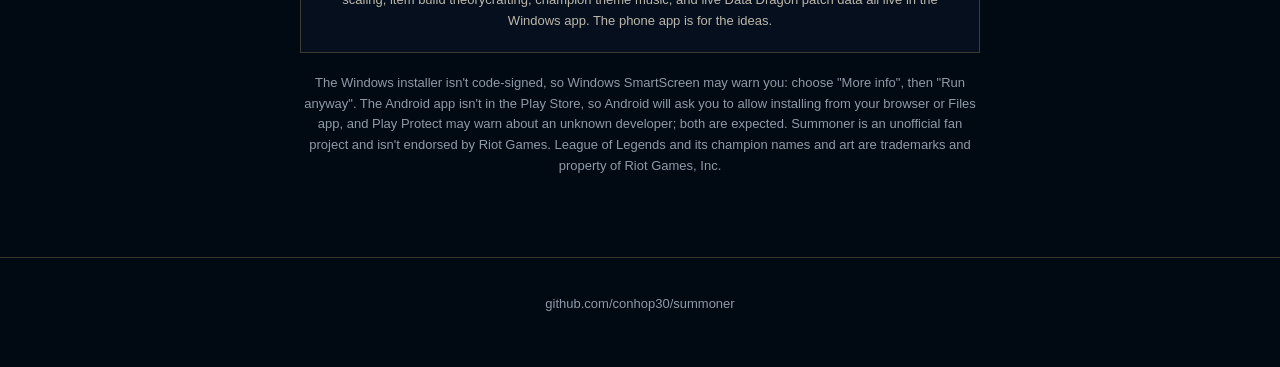
<file: projects/summoner/index.html>
<!DOCTYPE html>
<html lang="en">
<head>
<meta charset="UTF-8">
<meta name="viewport" content="width=device-width, initial-scale=1.0">
<title>Summoner — Connor Hopkins</title>
<meta name="description" content="A local-first Electron desktop app for designing League of Legends-style champions: game-accurate stats, modular ability kits with tooltip-style effects and a built-in journal, champion theme music, item builds, a win-rate projection, and a showcase page, with an auto-updating Windows installer.">
<link rel="stylesheet" href="../../css/base.css">
<link rel="stylesheet" href="style.css">
<link rel="icon" href="data:,">
<meta property="og:title" content="Summoner">
<meta property="og:description" content="A local-first desktop app for designing League of Legends-style champions — modular ability kits, live Data Dragon sync, and a downloadable Windows installer.">
<meta property="og:image" content="https://conhop30.github.io/projects/summoner/assets/shot-view.jpg">
<meta name="twitter:card" content="summary_large_image">
</head>
<body>

<nav class="site-nav">
  <div class="wrap">
    <a href="../../" class="back-link">← Connor Hopkins</a>
  </div>
</nav>

<header class="hero wrap">
  <p class="eyebrow">Personal Project</p>
  <h1>Summoner</h1>
  <p class="hero-lede">
    A champion design tool with the feel of Riot's own client. Write a
    champion's identity and lore, tune per-level base stats that grow the way
    the game's do, build a five-slot ability kit with per-rank scaling and
    modular blocks, give the champion a theme song, theorycraft item builds
    against live patch data, then present the result on a showcase page.
    Everything is stored locally — no server, no account.
  </p>
  <div class="hero-badges">
    <span class="badge">Electron</span>
    <span class="badge">React + TypeScript</span>
    <span class="badge">Vite</span>
    <span class="badge">SQLite</span>
    <span class="badge">Zustand</span>
    <span class="badge">Data Dragon</span>
  </div>
  <div class="hero-actions">
    <a class="btn btn-primary" href="https://github.com/conhop30/summoner/releases/download/v0.4.0/Summoner-Windows-0.4.0-Setup.exe"><svg class="ico" viewBox="0 0 24 24" aria-hidden="true"><path fill="currentColor" d="M3 5.6 10.4 4.6v6.9H3V5.6Zm8.6-1.2L21 3v8.5h-9.4V4.4ZM3 12.5h7.4v6.9L3 18.4v-5.9Zm8.6 0H21V21l-9.4-1.3v-7.2Z"/></svg>Download for Windows →</a>
    <a class="btn btn-ghost" href="https://github.com/conhop30/summoner-mobile/releases/latest/download/SummonerMobile.apk"><svg class="ico" viewBox="0 0 24 24" aria-hidden="true"><rect x="7" y="2.5" width="10" height="19" rx="2.2" fill="none" stroke="currentColor" stroke-width="1.8"/><path d="M10.5 18.5h3" stroke="currentColor" stroke-width="1.8" stroke-linecap="round"/></svg>Android app</a>
    <a class="btn btn-ghost" href="https://github.com/conhop30/summoner" target="_blank" rel="noopener">View source on GitHub</a>
  </div>
  <p class="version-note">Latest release: v0.4.0</p>
</header>

<section class="shots wrap">
  <div class="showcases">
    <div class="showcase">
      <div class="viewer">
        <div class="viewer-track" tabindex="0" role="region" aria-label="Gallery and showcase screenshots">
          <figure class="slide"><a href="assets/shot-gallery.jpg" target="_blank" rel="noopener"><img src="assets/shot-gallery.jpg" alt="The champion gallery: a New champion bar above eight champion tiles with completion rings, class and lane icons" loading="lazy"></a><figcaption>Gallery</figcaption></figure>
          <figure class="slide"><a href="assets/shot-view.jpg" target="_blank" rel="noopener"><img src="assets/shot-view.jpg" alt="The showcase page for Akali with class and lane icons, lore, an ability icon row and the base stats" loading="lazy"></a><figcaption>Showcase page</figcaption></figure>
          <figure class="slide"><a href="assets/shot-story.jpg" target="_blank" rel="noopener"><img src="assets/shot-story.jpg" alt="The Story panel with splash art framing, lore, and a champion theme player with a volume slider" loading="lazy"></a><figcaption>Story: splash framing and theme music</figcaption></figure>
        </div>
      </div>
      <div class="showcase-text">
        <h3>Gallery &amp; showcase</h3>
        <p>Every champion lives in a gallery with a New champion bar, search, filters and favorites, and class and lane icons on each tile. Open one for the showcase page: splash art, lore, an ability icon row and base stats with expandable level tables. In the editor's Story panel you frame the splash art and give the champion a theme song.</p>
      </div>
    </div>
    <div class="showcase flip">
      <div class="viewer">
        <div class="viewer-track" tabindex="0" role="region" aria-label="Stats page screenshots">
          <figure class="slide"><a href="assets/shot-stats.jpg" target="_blank" rel="noopener"><img src="assets/shot-stats.jpg" alt="The suggested-stats pop-up offering class averages" loading="lazy"></a><figcaption>Suggested stats from Data Dragon</figcaption></figure>
          <figure class="slide"><a href="assets/shot-levels.jpg" target="_blank" rel="noopener"><img src="assets/shot-levels.jpg" alt="The showcase stats panel with the Health and Attack Speed level tables expanded" loading="lazy"></a><figcaption>Stats that level like the game's</figcaption></figure>
          <figure class="slide"><a href="assets/shot-winrate.jpg" target="_blank" rel="noopener"><img src="assets/shot-winrate.jpg" alt="The win-rate bar showing 47.3% with its details open: what drives the number and how each ability is counted at level 13" loading="lazy"></a><figcaption>Win-rate projection</figcaption></figure>
          <figure class="slide"><a href="assets/shot-items.jpg" target="_blank" rel="noopener"><img src="assets/shot-items.jpg" alt="The item build panel with six items and the details of Trinity Force" loading="lazy"></a><figcaption>Build theorycrafting</figcaption></figure>
        </div>
      </div>
      <div class="showcase-text">
        <h3>Stats page</h3>
        <p>Base stats grow the way the game's do: attack speed as a percentage, level tables that follow the real curve. Start from class averages or a real champion in Data Dragon, then theorycraft up to four item builds against the live catalog. A win-rate projection moves as you tune. It is a projection from the numbers you entered, not match data, and it says so.</p>
      </div>
    </div>
    <div class="showcase">
      <div class="viewer">
        <div class="viewer-track" tabindex="0" role="region" aria-label="Abilities page screenshots">
          <figure class="slide"><a href="assets/shot-abilities.jpg" target="_blank" rel="noopener"><img src="assets/shot-abilities.jpg" alt="The ability editor for Gnar's Q with a description tooltip, effects with per-rank numbers, and the journal column" loading="lazy"></a><figcaption>Ability editor, effects and a permanent journal</figcaption></figure>
          <figure class="slide"><a href="assets/shot-tooltip.jpg" target="_blank" rel="noopener"><img src="assets/shot-tooltip.jpg" alt="Akali's Five Point Strike on the showcase page: the description reads like the game's tooltip, with magic damage in its own color and the numbers underneath" loading="lazy"></a><figcaption>Ability text like the game's tooltip</figcaption></figure>
          <figure class="slide"><a href="assets/shot-blocks.jpg" target="_blank" rel="noopener"><img src="assets/shot-blocks.jpg" alt="An alternate-form ability block for Boulder Toss under Gnar's Q" loading="lazy"></a><figcaption>Modular ability blocks</figcaption></figure>
        </div>
      </div>
      <div class="showcase-text">
        <h3>Abilities page</h3>
        <p>Five keys, each with cooldown, cost and effects chosen by what they do (damage, buff, debuff, state) and scaled per rank from a stat picker. Write {Damage} in a description and it reads like the game's tooltip, with the numbers underneath. Extra passives, alternate forms and recasts sit under the same key as blocks, and a permanent journal beside each ability holds the ideas that aren't ready.</p>
      </div>
    </div>
  </div>
  <p class="shots-note">Screenshots show sample champions (Aatrox, Gnar, Akali and a few more) loaded from Riot's public Data Dragon feed. The ability numbers, journal notes and the silent theme track are made up for the demo. Scroll each window sideways for more, and click a screenshot to open it full size.</p>
</section>

<section class="block wrap">
  <h2>What it does</h2>
  <div class="feature-grid">
    <div class="feature">
      <h3>Identity, lore &amp; splash art</h3>
      <p>Name, title, lore, classes, lane, resource type and playstyle. Splash art has a drag-to-reposition focal point, and a gold frame shows exactly what the gallery tile will keep. Class and lane icons from the game mark each tile.</p>
    </div>
    <div class="feature">
      <h3>Modular kits &amp; a journal</h3>
      <p>Passive plus Q/W/E/R, each with cooldown, cost, and effects that scale per rank, plus custom icons. Any key can take "+" blocks: extra passives, alternate forms like Gnar's Mega spells, or recasts like Akali's. A permanent journal beside every ability keeps scrapped mechanics and rough ideas.</p>
    </div>
    <div class="feature">
      <h3>Champion themes</h3>
      <p>Attach a theme song to a champion and play it from the editor or the showcase page. The player uses a hextech-mist progress bar with a gold hover slice for exact seeking, and has its own volume control.</p>
    </div>
    <div class="feature">
      <h3>Stats that behave like the game</h3>
      <p>Whole-number and decimal stats are kept apart, attack speed grows as a percentage of its base, and level tables follow the game's own growth curve rather than a straight line. One set of stat icons is used everywhere.</p>
    </div>
    <div class="feature">
      <h3>Live Data Dragon sync</h3>
      <p>The full item catalog and champion roster sync from Riot's public feed, with no API key. Suggest base stats from class averages or a real champion, or look up any champion and compare a stat or two without copying anything.</p>
    </div>
    <div class="feature">
      <h3>Build theorycrafting</h3>
      <p>Up to four named item builds per champion, with stacking rules read from the data, pinnable item details, and a real-time stat comparison against the champion's base stats. Lethality and penetration on items are read and priced.</p>
    </div>
    <div class="feature">
      <h3>Showcase &amp; poster</h3>
      <p>A splash-art-forward view page with an icon-row and spotlight ability display and expandable stat tables, plus a one-click downloadable poster of the whole kit.</p>
    </div>
    <div class="feature">
      <h3>Win-rate projection</h3>
      <p>A slim bar above the editor projects a win rate as you tune: one number with a plus-or-minus band, what is driving it, and what would sharpen it. Stats are scored against real champions of the same class; the ability weights are hand-tuned, and it says so. It prices shred, penetration, stat buffs, taunts and roots too.</p>
    </div>
    <div class="feature">
      <h3>Effects by what they do</h3>
      <p>Add an effect by kind (damage, buff, debuff, state or your own), then which one: physical, magic or true damage, healing, shielding, armor shred, slow, taunt and more. Then the numbers per rank, scaled from a stat picker with base, bonus and total, per-N scalers like +1% per 80 bonus armor, the target's health, or values such as stacks. Raise or lower a stat for a duration.</p>
    </div>
    <div class="feature">
      <h3>Text like the game's tooltip</h3>
      <p>Write {Damage} in a description and it reads as "magic damage" in its own color with a small icon, with the numbers and scalings in rows underneath. Rename or remove an effect and the tokens move with it, so the sentence can't drift from the kit. The showcase and poster show the finished text.</p>
    </div>
    <div class="feature">
      <h3>Numbers are optional</h3>
      <p>The first launch asks whether you want the story and abilities only, or the full picture. Settings has a switch each for ability numbers, stats and items, and the win-rate projection. Hiding is never deleting, so nobody is locked out of the other side.</p>
    </div>
    <div class="feature">
      <h3>Local, tested, self-updating</h3>
      <p>One SQLite file on your machine, with JSON export and import. The installer (about 75 MB) checks GitHub Releases for updates, and every release runs a test suite first.</p>
    </div>
  </div>
</section>

<section class="block wrap">
  <h2>How it's built</h2>
  <div class="stack-grid">
    <div class="stack-row">
      <span class="label">Shell</span>
      <span class="value"><strong>Electron</strong>, with <code>contextIsolation</code> on and a narrow <code>preload</code> bridge as the only path between the renderer and the main process.</span>
    </div>
    <div class="stack-row">
      <span class="label">UI</span>
      <span class="value"><strong>React 18 + TypeScript</strong>, styled with a semantic design-token layer for dark and light themes. Domain types and logic are plain TypeScript, imported by both the main process and the renderer.</span>
    </div>
    <div class="stack-row">
      <span class="label">Persistence</span>
      <span class="value"><strong>SQLite via better-sqlite3</strong> with additive migrations, compiled against Electron's Node ABI.</span>
    </div>
    <div class="stack-row">
      <span class="label">Stats model</span>
      <span class="value">One <strong>spec per stat</strong> records whether it is whole or decimal, its precision, and its growth unit. Inputs, Data Dragon suggestions, the showcase level tables and the build comparison all read it, so they can't disagree. Precision was checked against every champion in Data Dragon.</span>
    </div>
    <div class="stack-row">
      <span class="label">Data source</span>
      <span class="value"><strong>Riot Data Dragon</strong>, fetched in the main process and cached into SQLite with version tracking, so the app works offline after the first sync.</span>
    </div>
    <div class="stack-row">
      <span class="label">Routing</span>
      <span class="value"><strong>React Router with a hash router</strong>, because the packaged app loads from <code>file://</code> where path-based routes 404.</span>
    </div>
    <div class="stack-row">
      <span class="label">Poster export</span>
      <span class="value"><strong>Canvas 2D</strong> composites splash art, lore, and every ability, measuring text first so the image is sized to fit the whole kit.</span>
    </div>
    <div class="stack-row">
      <span class="label">Packaging</span>
      <span class="value"><strong>electron-builder</strong> producing an NSIS Windows installer, published as a GitHub Release with the update feed <strong>electron-updater</strong> reads.</span>
    </div>
    <div class="stack-row">
      <span class="label">Testing</span>
      <span class="value"><strong>Vitest</strong>: logic tests under Node, plus database tests against real SQLite. <code>better-sqlite3</code> is built for Electron's ABI and won't load in plain Node, so those run inside Electron's own Node. <code>npm run release</code> runs both suites first.</span>
    </div>
  </div>
</section>

<section class="block wrap" id="roadmap">
  <h2>Roadmap</h2>
  <p class="road-intro">Where Summoner has been and where it's headed. Shipped means released; everything else is direction, not a promise.</p>
  <div class="road-grid">
    <div class="road-col">
      <div class="road-head"><span class="status status-shipped">Shipped</span></div>
      <ul class="road-list">
        <li><strong>v0.4.0</strong> Effects chosen by what they do (a kind, then which one) with the rest tucked under a collapsed More, ability text drawn like the game's tooltip with the numbers underneath, numbers you can switch off for a story-only experience, shred and penetration in the win-rate projection, and a smaller, quicker installer.</li>
        <li><strong>v0.3.0</strong> A win-rate projection beside every champion, a far more capable effects editor (custom effects, a stat picker with base / bonus / total, per-N scalers, custom values), numbers that fill into ability descriptions, a launch loading screen, and a New champion bar above the gallery.</li>
        <li><strong>Summoner Mobile v0.2.0</strong> An Android companion for the concept side of a champion: story, identity, lore and abilities with their alternate forms, plus a chrome-free showcase mode. Also installable as an offline web app. Champions move to and from the desktop as JSON.</li>
        <li><strong>v0.2.3</strong> Champion themes with a mist player and volume, a roomier Story / Identity / Items editor, a permanent ability journal, game-accurate stat curves, splash framing, and a test suite.</li>
        <li><strong>v0.2.2</strong> A readable type scale, per-class stat presets, item pinning, and fullscreen navigation.</li>
        <li><strong>v0.2.1</strong> Champion deletion, click-to-toggle stat suggestions, and the brand header.</li>
        <li><strong>v0.2.0</strong> The first auto-updating installer.</li>
      </ul>
    </div>
    <div class="road-col road-next">
      <div class="road-head"><span class="status status-next">Next</span></div>
      <ul class="road-list">
        <li>
          <strong>Advanced ability mode</strong>
          Formula fields for fine-tuned stat interactions, to be shaped by how people actually use the new effects editor. The switch exists today; the mode itself is a placeholder.
        </li>
      </ul>
    </div>
    <div class="road-col">
      <div class="road-head"><span class="status status-exploring">Exploring</span></div>
      <ul class="road-list">
        <li><strong>Sharper splash framing</strong> Show the showcase banner's crop too, and handle portrait artwork properly.</li>      </ul>
    </div>
  </div>
</section>

<section class="download-cta wrap">
  <h2>Try it</h2>
  <p>Windows 10/11 installer with built-in update checks. No account, and no internet needed except for the optional Data Dragon sync and update check.</p>
  <div class="hero-actions">
    <a class="btn btn-primary" href="https://github.com/conhop30/summoner/releases/download/v0.4.0/Summoner-Windows-0.4.0-Setup.exe"><svg class="ico" viewBox="0 0 24 24" aria-hidden="true"><path fill="currentColor" d="M3 5.6 10.4 4.6v6.9H3V5.6Zm8.6-1.2L21 3v8.5h-9.4V4.4ZM3 12.5h7.4v6.9L3 18.4v-5.9Zm8.6 0H21V21l-9.4-1.3v-7.2Z"/></svg>Download for Windows →</a>
    <a class="btn btn-ghost" href="https://github.com/conhop30/summoner#readme" target="_blank" rel="noopener">Read the full write-up</a>
  </div>
  <p class="version-note">Latest release: v0.4.0</p>

  <div class="mobile-option">
    <h3><svg class="ico" viewBox="0 0 24 24" aria-hidden="true"><rect x="7" y="2.5" width="10" height="19" rx="2.2" fill="none" stroke="currentColor" stroke-width="1.8"/><path d="M10.5 18.5h3" stroke="currentColor" stroke-width="1.8" stroke-linecap="round"/></svg>Summoner Mobile</h3>
    <p>A phone companion for the concept side of a champion: story, identity, lore, and abilities with their alternate forms. Champions move between the two as JSON, and importing updates what it recognises without overwriting the other side's data. It stores everything on your phone and works offline.</p>
    <div class="hero-actions">
      <a class="btn btn-ghost" href="https://github.com/conhop30/summoner-mobile/releases/latest/download/SummonerMobile.apk"><svg class="ico" viewBox="0 0 24 24" aria-hidden="true"><rect x="7" y="2.5" width="10" height="19" rx="2.2" fill="none" stroke="currentColor" stroke-width="1.8"/><path d="M10.5 18.5h3" stroke="currentColor" stroke-width="1.8" stroke-linecap="round"/></svg>Download for Android →</a>
      <a class="btn btn-ghost" href="https://conhop30.github.io/summoner-mobile/" target="_blank" rel="noopener">Or open the web app</a>
      <a class="btn btn-ghost" href="https://github.com/conhop30/summoner-mobile" target="_blank" rel="noopener">Source</a>
    </div>
    <p class="version-note">Summoner Mobile v0.2.0 · Android 6 or newer</p>
    <p class="pc-note"><strong>The PC version does more.</strong> Per-level base stats that grow like the game's, ability numbers with per-rank scaling, item build theorycrafting, champion theme music, and live Data Dragon patch data all live in the Windows app. The phone app is for the ideas.</p>
  </div>

  <p class="fine-print">The Windows installer isn't code-signed, so Windows SmartScreen may warn you: choose "More info", then "Run anyway". The Android app isn't in the Play Store, so Android will ask you to allow installing from your browser or Files app, and Play Protect may warn about an unknown developer; both are expected. Summoner is an unofficial fan project and isn't endorsed by Riot Games. League of Legends and its champion names and art are trademarks and property of Riot Games, Inc.</p>
</section>

<footer class="site-footer">
  <div class="wrap">
    <a href="https://github.com/conhop30/summoner" target="_blank" rel="noopener">github.com/conhop30/summoner</a>
  </div>
</footer>

<script>
// Each screenshot window scrolls sideways on its own (CSS scroll-snap); this only adds the arrows, dots and count.
document.querySelectorAll('.viewer').forEach(function (viewer) {
  var track = viewer.querySelector('.viewer-track');
  var slides = Array.prototype.slice.call(track.children);
  if (slides.length < 2) return;
  viewer.classList.add('js');
  var reduce = window.matchMedia('(prefers-reduced-motion: reduce)').matches;

  var nav = document.createElement('div');
  nav.className = 'viewer-nav';
  var prev = document.createElement('button');
  prev.type = 'button'; prev.className = 'viewer-arrow'; prev.setAttribute('aria-label', 'Previous screenshot'); prev.textContent = '\u2039';
  var next = document.createElement('button');
  next.type = 'button'; next.className = 'viewer-arrow'; next.setAttribute('aria-label', 'Next screenshot'); next.textContent = '\u203A';
  var dots = document.createElement('div');
  dots.className = 'viewer-dots';
  var buttons = slides.map(function (_, i) {
    var d = document.createElement('button');
    d.type = 'button'; d.className = 'viewer-dot'; d.setAttribute('aria-label', 'Screenshot ' + (i + 1) + ' of ' + slides.length);
    d.addEventListener('click', function () { go(i); });
    dots.appendChild(d);
    return d;
  });
  var count = document.createElement('span');
  count.className = 'viewer-count';
  nav.appendChild(prev); nav.appendChild(dots); nav.appendChild(count); nav.appendChild(next);
  viewer.appendChild(nav);

  function current() { return Math.max(0, Math.min(slides.length - 1, Math.round(track.scrollLeft / track.clientWidth))); }
  function go(i) { track.scrollTo({ left: i * track.clientWidth, behavior: reduce ? 'auto' : 'smooth' }); }
  function sync() {
    var i = current();
    buttons.forEach(function (d, k) { d.classList.toggle('on', k === i); });
    count.textContent = (i + 1) + ' / ' + slides.length;
    prev.disabled = i === 0;
    next.disabled = i === slides.length - 1;
  }
  prev.addEventListener('click', function () { go(current() - 1); });
  next.addEventListener('click', function () { go(current() + 1); });
  var pending = false;
  track.addEventListener('scroll', function () {
    if (pending) return;
    pending = true;
    requestAnimationFrame(function () { pending = false; sync(); });
  }, { passive: true });
  window.addEventListener('resize', sync);
  sync();
});
</script>

</body>
</html>
</file>
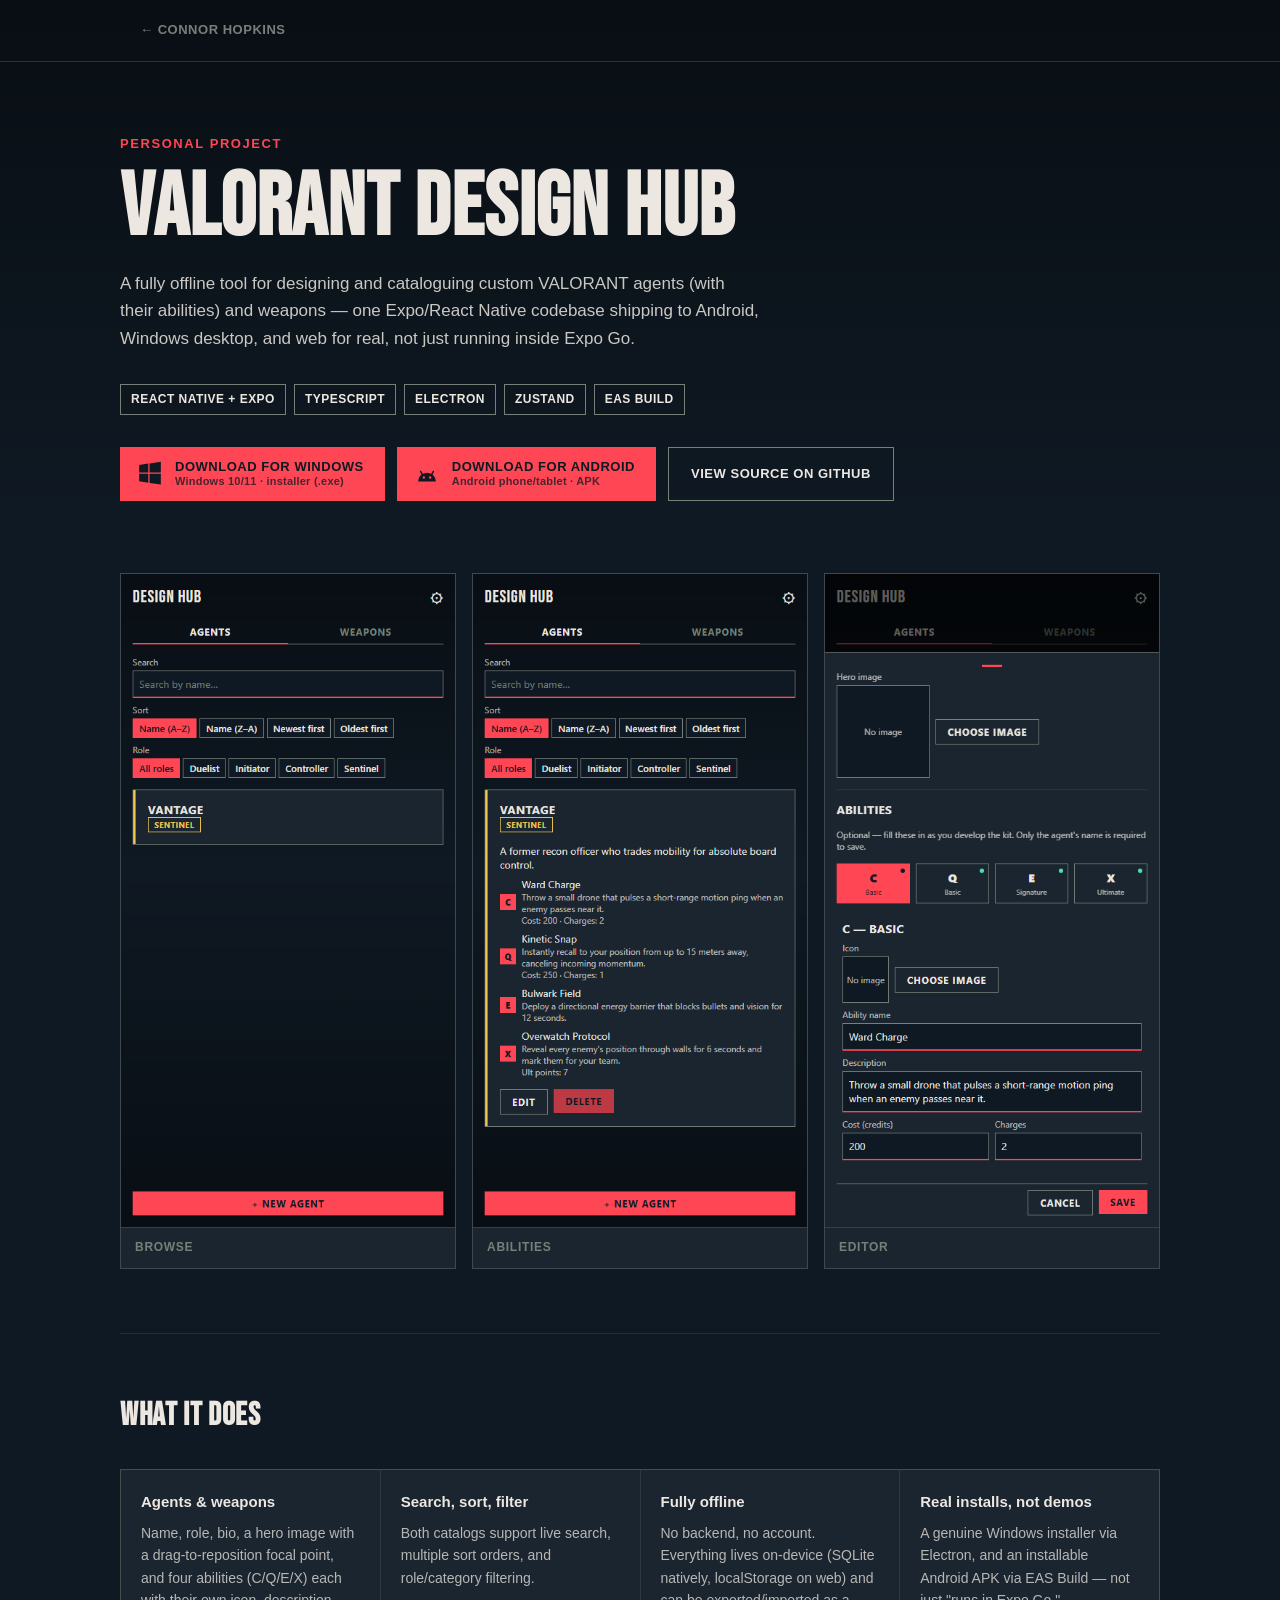
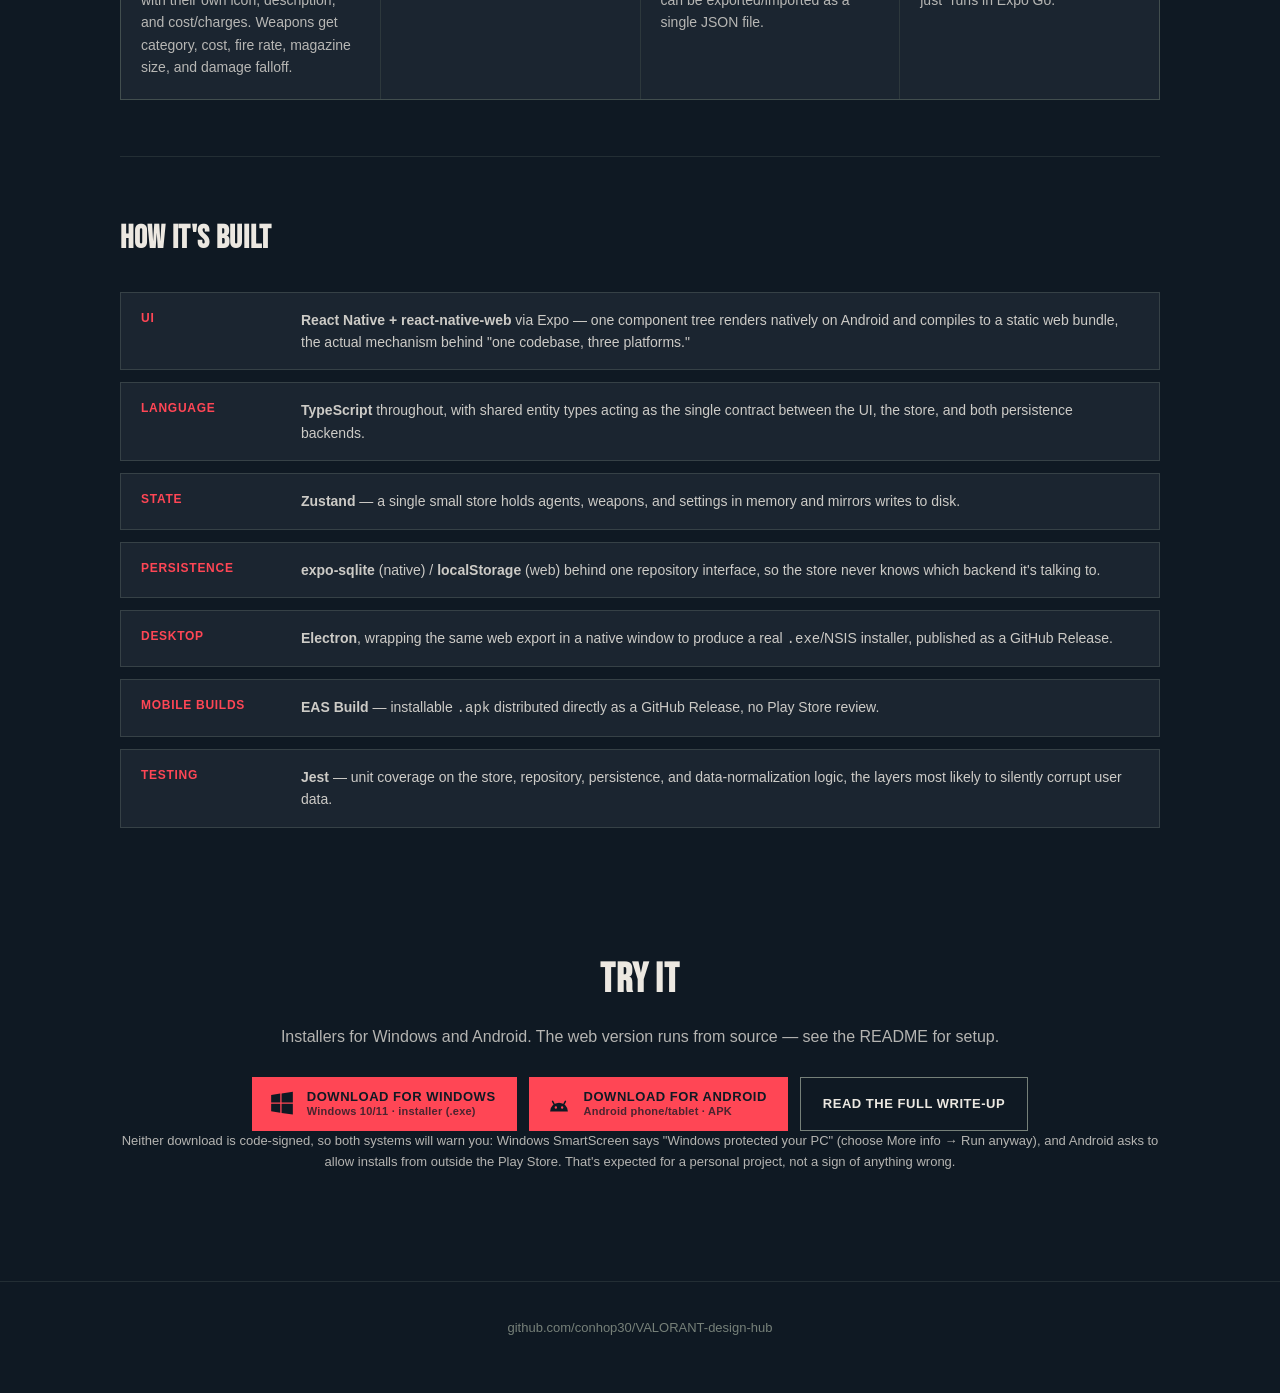
<file: projects/valorant-design-hub/index.html>
<!DOCTYPE html>
<html lang="en">
<head>
<meta charset="UTF-8">
<meta name="viewport" content="width=device-width, initial-scale=1.0">
<title>VALORANT Design Hub — Connor Hopkins</title>
<meta name="description" content="A cross-platform Android/Windows/web app for designing and cataloguing custom VALORANT agents and weapons, built with React Native + Expo.">
<link rel="preconnect" href="https://fonts.googleapis.com">
<link href="https://fonts.googleapis.com/css2?family=Bebas+Neue&display=swap" rel="stylesheet">
<link rel="stylesheet" href="../../css/base.css">
<link rel="stylesheet" href="style.css">
<link rel="icon" href="data:,">
<meta property="og:title" content="VALORANT Design Hub">
<meta property="og:description" content="A cross-platform app for designing and cataloguing custom VALORANT agents and weapons — Android, Windows, and web from one codebase.">
<meta property="og:image" content="https://conhop30.github.io/projects/valorant-design-hub/assets/shot-hub.png">
<meta name="twitter:card" content="summary_large_image">
</head>
<body>

<svg width="0" height="0" style="position:absolute" aria-hidden="true" focusable="false">
  <symbol id="icon-windows" viewBox="0 0 24 24">
    <path fill="currentColor" d="M2 3.6 10.4 2.4v8.2H2zM11.6 2.2 22 .7v9.9H11.6zM2 11.8h8.4v8.2L2 18.8zM11.6 11.8H22v9.9L11.6 20.2z"/>
  </symbol>
  <symbol id="icon-android" viewBox="0 0 24 24">
    <path fill="currentColor" fill-rule="evenodd" d="M3.8 19a8.2 8.2 0 0 1 16.4 0zM8 15.2a1.1 1.1 0 1 0 2.2 0 1.1 1.1 0 0 0-2.2 0zm5.8 0a1.1 1.1 0 1 0 2.2 0 1.1 1.1 0 0 0-2.2 0z"/>
    <path fill="none" stroke="currentColor" stroke-width="1.4" stroke-linecap="round" d="M7.7 12.6 6.1 9.6M16.3 12.6 17.9 9.6"/>
  </symbol>
</svg>

<nav class="site-nav">
  <div class="wrap">
    <a href="../../" class="back-link">← Connor Hopkins</a>
  </div>
</nav>

<header class="hero wrap">
  <p class="eyebrow">Personal Project</p>
  <h1>VALORANT Design Hub</h1>
  <p class="hero-lede">
    A fully offline tool for designing and cataloguing custom VALORANT agents
    (with their abilities) and weapons — one Expo/React Native codebase
    shipping to Android, Windows desktop, and web for real, not just running
    inside Expo Go.
  </p>
  <div class="hero-badges">
    <span class="badge">React Native + Expo</span>
    <span class="badge">TypeScript</span>
    <span class="badge">Electron</span>
    <span class="badge">Zustand</span>
    <span class="badge">EAS Build</span>
  </div>
  <div class="hero-actions">
    <a class="btn btn-primary btn-os" href="https://github.com/conhop30/VALORANT-design-hub/releases/latest/download/VALORANT-Design-Hub-Setup.exe">
      <svg class="os-icon" aria-hidden="true"><use href="#icon-windows"/></svg>
      <span class="btn-text"><span class="btn-main">Download for Windows</span><span class="btn-sub">Windows 10/11 · installer (.exe)</span></span>
    </a>
    <a class="btn btn-primary btn-os" href="https://github.com/conhop30/VALORANT-design-hub/releases/latest/download/VALORANT-Design-Hub.apk">
      <svg class="os-icon" aria-hidden="true"><use href="#icon-android"/></svg>
      <span class="btn-text"><span class="btn-main">Download for Android</span><span class="btn-sub">Android phone/tablet · APK</span></span>
    </a>
    <a class="btn btn-ghost" href="https://github.com/conhop30/VALORANT-design-hub" target="_blank" rel="noopener">View source on GitHub</a>
  </div>
</header>

<section class="shots wrap">
  <div class="shot-grid">
    <figure class="shot"><img src="assets/shot-hub.png" alt="Agent list with search, sort, and role filters"><figcaption>Browse</figcaption></figure>
    <figure class="shot"><img src="assets/shot-expanded.png" alt="An expanded agent card showing its four abilities"><figcaption>Abilities</figcaption></figure>
    <figure class="shot"><img src="assets/shot-form.png" alt="The agent editor with ability podium tabs"><figcaption>Editor</figcaption></figure>
  </div>
</section>

<section class="block wrap">
  <h2>What it does</h2>
  <div class="feature-grid">
    <div class="feature">
      <h3>Agents &amp; weapons</h3>
      <p>Name, role, bio, a hero image with a drag-to-reposition focal point, and four abilities (C/Q/E/X) each with their own icon, description, and cost/charges. Weapons get category, cost, fire rate, magazine size, and damage falloff.</p>
    </div>
    <div class="feature">
      <h3>Search, sort, filter</h3>
      <p>Both catalogs support live search, multiple sort orders, and role/category filtering.</p>
    </div>
    <div class="feature">
      <h3>Fully offline</h3>
      <p>No backend, no account. Everything lives on-device (SQLite natively, localStorage on web) and can be exported/imported as a single JSON file.</p>
    </div>
    <div class="feature">
      <h3>Real installs, not demos</h3>
      <p>A genuine Windows installer via Electron, and an installable Android APK via EAS Build — not just "runs in Expo Go."</p>
    </div>
  </div>
</section>

<section class="block wrap">
  <h2>How it's built</h2>
  <div class="stack-grid">
    <div class="stack-row">
      <span class="label">UI</span>
      <span class="value"><strong>React Native + react-native-web</strong> via Expo — one component tree renders natively on Android and compiles to a static web bundle, the actual mechanism behind "one codebase, three platforms."</span>
    </div>
    <div class="stack-row">
      <span class="label">Language</span>
      <span class="value"><strong>TypeScript</strong> throughout, with shared entity types acting as the single contract between the UI, the store, and both persistence backends.</span>
    </div>
    <div class="stack-row">
      <span class="label">State</span>
      <span class="value"><strong>Zustand</strong> — a single small store holds agents, weapons, and settings in memory and mirrors writes to disk.</span>
    </div>
    <div class="stack-row">
      <span class="label">Persistence</span>
      <span class="value"><strong>expo-sqlite</strong> (native) / <strong>localStorage</strong> (web) behind one repository interface, so the store never knows which backend it's talking to.</span>
    </div>
    <div class="stack-row">
      <span class="label">Desktop</span>
      <span class="value"><strong>Electron</strong>, wrapping the same web export in a native window to produce a real <code>.exe</code>/NSIS installer, published as a GitHub Release.</span>
    </div>
    <div class="stack-row">
      <span class="label">Mobile builds</span>
      <span class="value"><strong>EAS Build</strong> — installable <code>.apk</code> distributed directly as a GitHub Release, no Play Store review.</span>
    </div>
    <div class="stack-row">
      <span class="label">Testing</span>
      <span class="value"><strong>Jest</strong> — unit coverage on the store, repository, persistence, and data-normalization logic, the layers most likely to silently corrupt user data.</span>
    </div>
  </div>
</section>

<section class="download-cta wrap">
  <h2>Try it</h2>
  <p>Installers for Windows and Android. The web version runs from source — see the README for setup.</p>
  <div class="hero-actions">
    <a class="btn btn-primary btn-os" href="https://github.com/conhop30/VALORANT-design-hub/releases/latest/download/VALORANT-Design-Hub-Setup.exe">
      <svg class="os-icon" aria-hidden="true"><use href="#icon-windows"/></svg>
      <span class="btn-text"><span class="btn-main">Download for Windows</span><span class="btn-sub">Windows 10/11 · installer (.exe)</span></span>
    </a>
    <a class="btn btn-primary btn-os" href="https://github.com/conhop30/VALORANT-design-hub/releases/latest/download/VALORANT-Design-Hub.apk">
      <svg class="os-icon" aria-hidden="true"><use href="#icon-android"/></svg>
      <span class="btn-text"><span class="btn-main">Download for Android</span><span class="btn-sub">Android phone/tablet · APK</span></span>
    </a>
    <a class="btn btn-ghost" href="https://github.com/conhop30/VALORANT-design-hub#readme" target="_blank" rel="noopener">Read the full write-up</a>
  </div>
  <p class="fine-print">Neither download is code-signed, so both systems will warn you: Windows SmartScreen says "Windows protected your PC" (choose More info → Run anyway), and Android asks to allow installs from outside the Play Store. That's expected for a personal project, not a sign of anything wrong.</p>
</section>

<footer class="site-footer">
  <div class="wrap">
    <a href="https://github.com/conhop30/VALORANT-design-hub" target="_blank" rel="noopener">github.com/conhop30/VALORANT-design-hub</a>
  </div>
</footer>

</body>
</html>
</file>
<file: css/base.css>
*, *::before, *::after { box-sizing: border-box; }
html { -webkit-text-size-adjust: 100%; }
body { margin: 0; }
img, video { max-width: 100%; display: block; }
a { color: inherit; }
</file>
<file: css/home.css>
/* Deliberately neutral/minimal — the real voice and tone for this page
   is still being decided. Grayscale on purpose: no accent color baked in
   that would need undoing later. */
:root {
  --bg: #0c0d0f;
  --surface: #17181b;
  --text: #ece9e4;
  --text-dim: #9a9a9d;
  --line: rgba(236, 233, 228, 0.12);
  --font-body: -apple-system, BlinkMacSystemFont, "Segoe UI", Roboto, sans-serif;
}

body {
  background: var(--bg);
  color: var(--text);
  font-family: var(--font-body);
  line-height: 1.6;
  -webkit-font-smoothing: antialiased;
}

.wrap {
  max-width: 880px;
  margin: 0 auto;
  padding: 0 20px;
}

.home-header {
  padding: 72px 20px 48px;
  text-align: center;
}

.eyebrow {
  margin: 0 0 8px;
  font-size: 13px;
  font-weight: 600;
  letter-spacing: 0.12em;
  text-transform: uppercase;
  color: var(--text-dim);
}

.home-header h1 {
  margin: 0;
  font-size: clamp(32px, 6vw, 48px);
  font-weight: 700;
  letter-spacing: -0.01em;
}

main {
  padding-bottom: 96px;
}

.projects h2 {
  margin: 0 0 20px;
  font-size: 13px;
  font-weight: 600;
  letter-spacing: 0.12em;
  text-transform: uppercase;
  color: var(--text-dim);
}

.project-card {
  display: grid;
  grid-template-columns: 220px 1fr;
  gap: 24px;
  align-items: stretch;
  background: var(--surface);
  border: 1px solid var(--line);
  border-radius: 12px;
  overflow: hidden;
  text-decoration: none;
  transition: border-color 0.15s ease, transform 0.15s ease;
}

.project-card:hover {
  border-color: rgba(236, 233, 228, 0.28);
  transform: translateY(-2px);
}

.project-card-media {
  background: #05070a;
  overflow: hidden;
}

.project-card-media img {
  width: 100%;
  height: 100%;
  object-fit: cover;
  object-position: top left;
}

.project-card-body {
  padding: 20px 24px 20px 0;
  display: flex;
  flex-direction: column;
  justify-content: center;
  gap: 8px;
}

.project-card-body h3 {
  margin: 0;
  font-size: 20px;
  font-weight: 700;
}

.project-card-body p {
  margin: 0;
  color: var(--text-dim);
  font-size: 15px;
}

.platforms {
  display: flex;
  gap: 14px;
  margin-top: 2px;
}

.platform {
  display: inline-flex;
  align-items: center;
  gap: 6px;
  font-size: 13px;
  color: var(--text-dim);
}

.platform svg {
  width: 16px;
  height: 16px;
}

.project-card-cta {
  margin-top: 4px;
  font-size: 14px;
  font-weight: 600;
}

footer {
  padding: 32px 20px 56px;
  text-align: center;
}

footer a {
  color: var(--text-dim);
  text-decoration: none;
  font-size: 14px;
}

footer a:hover {
  color: var(--text);
}

@media (max-width: 560px) {
  .project-card {
    grid-template-columns: 1fr;
  }
  .project-card-media {
    aspect-ratio: 16 / 9;
  }
  .project-card-body {
    padding: 16px 20px 20px;
  }
}

.project-card + .project-card,
.project-card + .project-row,
.project-row + .project-card {
  margin-top: 20px;
}

/* A project's own app icon, standing in the margin to the left of its
   card. Decorative, so it only appears where the margin has room for it. */
.project-row {
  position: relative;
}

.project-logo {
  display: none;
  position: absolute;
  right: 100%;
  top: 50%;
  width: 72px;
  height: 72px;
  margin-right: 24px;
  transform: translateY(-50%);
  transition: transform 0.15s ease;
}

.project-row:hover .project-logo {
  transform: translateY(-50%) rotate(-6deg) scale(1.06);
}

@media (min-width: 1100px) {
  .project-logo {
    display: block;
  }
}

/* Future projects: plain rows, deliberately quieter than the cards above. */
.future {
  margin-top: 56px;
}

.future h2 {
  margin: 0 0 20px;
  font-size: 13px;
  font-weight: 600;
  letter-spacing: 0.12em;
  text-transform: uppercase;
  color: var(--text-dim);
}

.future ul {
  margin: 0;
  padding: 0;
  list-style: none;
}

.future-item {
  display: flex;
  align-items: center;
  justify-content: space-between;
  gap: 16px;
  padding: 16px 20px;
  border: 1px dashed var(--line);
  border-radius: 12px;
}

.future-item + .future-item {
  margin-top: 12px;
}

.future-item h3 {
  margin: 0;
  font-size: 17px;
  font-weight: 600;
}

.future-item .platforms {
  margin-top: 0;
  flex-shrink: 0;
}

@media (max-width: 560px) {
  .future-item {
    flex-direction: column;
    align-items: flex-start;
    gap: 8px;
  }
}
</file>
<file: projects/daggerheart-hub/style.css>
/* Same palette/type as the app itself (src/styles/tokens.css) — this page is
   meant to feel like an extension of the product. */
:root {
  --ink: #14121b;
  --surface: #1e1a28;
  --surface-alt: #262034;
  --hope: #e4b341;
  --fear: #a58ce8;
  --parchment: #ede4d3;
  --off-white: #ede6d6;
  --muted: #a89fb5;
  --line: rgba(237, 228, 211, 0.16);

  --font-display: "Fraunces", "Iowan Old Style", Georgia, serif;
  --font-body: -apple-system, BlinkMacSystemFont, "Segoe UI", Roboto, sans-serif;

  --wrap: 1040px;
}

body {
  margin: 0;
  background: linear-gradient(180deg, rgba(136, 103, 214, 0.14) 0%, transparent 520px), var(--ink);
  color: var(--off-white);
  font-family: var(--font-body);
  line-height: 1.6;
  -webkit-font-smoothing: antialiased;
}

.wrap {
  max-width: var(--wrap);
  margin: 0 auto;
  padding: 0 20px;
}

/* ---------- nav ---------- */
.site-nav {
  padding: 20px 0;
  border-bottom: 1px solid var(--line);
}

.back-link {
  text-decoration: none;
  color: var(--muted);
  font-size: 13px;
  font-weight: 600;
  letter-spacing: 0.04em;
  text-transform: uppercase;
  transition: color 0.15s ease;
}

.back-link:hover {
  color: var(--off-white);
}

/* ---------- hero ---------- */
.hero {
  padding: 72px 0 48px;
}

.eyebrow {
  margin: 0 0 12px;
  font-size: 13px;
  font-weight: 700;
  letter-spacing: 0.12em;
  text-transform: uppercase;
  color: var(--hope);
}

.hero h1 {
  margin: 0 0 20px;
  font-family: var(--font-display);
  font-size: clamp(38px, 7vw, 68px);
  font-weight: 700;
  letter-spacing: -0.01em;
  line-height: 1.02;
}

.hero-lede {
  max-width: 680px;
  margin: 0 0 32px;
  font-size: 17px;
  opacity: 0.88;
}

.hero-badges {
  display: flex;
  flex-wrap: wrap;
  gap: 8px;
  margin-bottom: 32px;
}

.badge {
  padding: 5px 10px;
  border: 1px solid var(--line);
  font-size: 12px;
  font-weight: 700;
  letter-spacing: 0.04em;
  text-transform: uppercase;
  color: var(--muted);
}

.hero-actions {
  display: flex;
  flex-wrap: wrap;
  gap: 12px;
}

.version-note {
  margin: 12px 0 0;
  font-size: 11px;
  letter-spacing: 0.04em;
  color: var(--muted);
  opacity: 0.75;
}

/* Same look as the hero note; restated only because `.download-cta p` is more specific than `.version-note`. */
.download-cta .version-note {
  margin: 12px 0 0;
  opacity: 0.75;
}

.btn {
  display: inline-flex;
  align-items: center;
  gap: 8px;
  padding: 13px 22px;
  font-size: 13px;
  font-weight: 700;
  letter-spacing: 0.04em;
  text-transform: uppercase;
  text-decoration: none;
  border: 1px solid transparent;
  transition: opacity 0.15s ease, transform 0.1s ease;
}

.btn:active {
  transform: scale(0.98);
}

.btn-primary {
  background: var(--hope);
  color: var(--ink);
}

.btn-primary:hover {
  opacity: 0.9;
}

.btn-ghost {
  background: transparent;
  border-color: var(--line);
  color: var(--off-white);
}

.btn-ghost:hover {
  border-color: var(--off-white);
}

/* ---------- screenshots ---------- */
/* One window per area of the app, each beside a short description. A
   window holds as many screenshots as its area needs and scrolls sideways
   through them, so a feature-rich app gets a high screenshot count without
   the page growing tall. Same pattern as the Summoner page. */
/* Vertical padding only: a bare padding shorthand here would zero .wrap's side padding. */
.shots { padding-top: 24px; padding-bottom: 64px; }
.showcases { display: grid; gap: 48px; }
.showcase { display: grid; grid-template-columns: minmax(0, 2.2fr) minmax(0, 1fr); gap: 36px; align-items: center; }
.showcase.flip { grid-template-columns: minmax(0, 1fr) minmax(0, 2.2fr); }
.showcase.flip .viewer { order: 2; }
.showcase-text h3 { margin: 0 0 12px; font-family: var(--font-display); font-size: 24px; font-weight: 700; color: var(--hope); }
.showcase-text p { margin: 0; font-size: 14px; opacity: 0.86; }

/* The track scrolls sideways and snaps to each screenshot. */
.viewer { min-width: 0; border: 1px solid var(--line); background: var(--surface); }
.viewer-track { display: flex; overflow-x: auto; scroll-snap-type: x mandatory; overscroll-behavior-x: contain; scrollbar-width: thin; scrollbar-color: var(--line) transparent; }
.viewer.js .viewer-track { scrollbar-width: none; }
.viewer.js .viewer-track::-webkit-scrollbar { display: none; }
.viewer-track:focus-visible { outline: 2px solid var(--fear); outline-offset: -2px; }
.slide { flex: 0 0 100%; min-width: 0; margin: 0; scroll-snap-align: start; }
.slide a { display: block; cursor: zoom-in; }
.slide img { display: block; width: 100%; aspect-ratio: 3 / 2; object-fit: cover; object-position: top left; }
.slide figcaption {
  padding: 10px 14px; font-size: 12px; font-weight: 700; letter-spacing: 0.04em;
  color: var(--muted); border-top: 1px solid var(--line);
}
.viewer-nav { display: flex; align-items: center; gap: 12px; padding: 8px 12px; border-top: 1px solid var(--line); }
.viewer-arrow {
  width: 32px; height: 32px; padding: 0; display: inline-flex; align-items: center; justify-content: center;
  border: 1px solid var(--line); background: transparent; color: var(--off-white); font-size: 20px; line-height: 1; cursor: pointer;
}
.viewer-arrow:hover:not(:disabled) { border-color: var(--hope); color: var(--hope); }
.viewer-arrow:disabled { opacity: 0.3; cursor: default; }
.viewer-dots { display: flex; flex: 1; justify-content: center; gap: 4px; }
/* The dot is a small mark inside a larger tap target. */
.viewer-dot { position: relative; width: 22px; height: 22px; padding: 0; border: 0; background: transparent; cursor: pointer; }
.viewer-dot::after { content: ""; position: absolute; inset: 7px; border-radius: 50%; background: var(--muted); opacity: 0.45; transition: opacity 0.15s ease, background 0.15s ease; }
.viewer-dot:hover::after { opacity: 0.8; }
.viewer-dot.on::after { background: var(--hope); opacity: 1; }
.viewer-count { font-size: 12px; font-variant-numeric: tabular-nums; color: var(--muted); }
.viewer button:focus-visible { outline: 2px solid var(--fear); outline-offset: 2px; }
.shots-note { margin: 14px 0 0; font-size: 13px; color: var(--muted); }

/* ---------- section shell ---------- */
section.block {
  padding: 56px 0;
  border-top: 1px solid var(--line);
}

.block h2 {
  font-family: var(--font-display);
  font-size: 30px;
  font-weight: 700;
  margin: 0 0 28px;
}

/* ---------- feature list ---------- */
.feature-grid {
  display: grid;
  grid-template-columns: repeat(auto-fit, minmax(220px, 1fr));
  gap: 1px;
  background: var(--line);
  border: 1px solid var(--line);
}

.feature {
  background: var(--surface);
  padding: 20px;
}

.feature h3 {
  margin: 0 0 8px;
  font-size: 15px;
  font-weight: 700;
}

.feature p {
  margin: 0;
  font-size: 14px;
  opacity: 0.78;
}

/* ---------- tech stack ---------- */
.stack-grid {
  display: grid;
  gap: 12px;
}

.stack-row {
  display: grid;
  grid-template-columns: 140px 1fr;
  gap: 20px;
  padding: 16px 20px;
  background: var(--surface);
  border: 1px solid var(--line);
}

.stack-row .label {
  font-size: 12px;
  font-weight: 700;
  letter-spacing: 0.06em;
  text-transform: uppercase;
  color: var(--hope);
}

.stack-row .value {
  font-size: 14px;
  opacity: 0.88;
}

.stack-row code {
  font-size: 13px;
  color: var(--fear);
}

/* ---------- download cta ---------- */
.download-cta {
  text-align: center;
  padding: 64px 0 80px;
}

.download-cta h2 {
  font-family: var(--font-display);
  font-size: 38px;
  margin: 0 0 12px;
}

.download-cta p {
  opacity: 0.78;
  margin: 0 0 28px;
}

.download-cta .hero-actions {
  justify-content: center;
}

.download-cta .fine-print {
  margin: 20px auto 0;
  max-width: 620px;
  font-size: 13px;
  color: var(--muted);
  opacity: 1;
}

/* ---------- changelog (deliberately quiet — a closed <details>, not a
   section heading, so it never competes with the download CTA above it) ---------- */
.changelog {
  padding: 0 0 40px;
}

.changelog summary {
  cursor: pointer;
  font-size: 12px;
  font-weight: 700;
  letter-spacing: 0.06em;
  text-transform: uppercase;
  color: var(--muted);
}

.changelog summary:hover {
  color: var(--off-white);
}

.changelog ul {
  margin: 14px 0 0;
  padding: 14px 0 0 18px;
  border-top: 1px solid var(--line);
  font-size: 13px;
  color: var(--muted);
}

.changelog li + li {
  margin-top: 8px;
}

.changelog li strong {
  color: var(--off-white);
}

/* ---------- footer ---------- */
.site-footer {
  padding: 32px 0 56px;
  border-top: 1px solid var(--line);
  text-align: center;
}

.site-footer a {
  color: var(--muted);
  text-decoration: none;
  font-size: 13px;
}

.site-footer a:hover {
  color: var(--off-white);
}

@media (max-width: 860px) {
  .showcase, .showcase.flip { grid-template-columns: 1fr; gap: 16px; }
  .showcase-text { order: -1; }
  .showcase.flip .viewer { order: 0; }
}

@media (max-width: 720px) {
  .stack-row {
    grid-template-columns: 1fr;
    gap: 6px;
  }
}
</file>
<file: projects/summoner/style.css>
/* Same Hextech gold/navy palette as the app itself (src/styles/tokens.css) —
   this page is meant to feel like an extension of the product. */
:root {
  --ink: #010a13;
  --surface: #0a1428;
  --gold: #c8aa6e;
  --gold-deep: #c89b3c;
  --hex: #0bc4e3;
  --off-white: #f0e6d2;
  --steel: #8f9aa8;
  --line: rgba(200, 170, 110, 0.28);

  --font-body: -apple-system, BlinkMacSystemFont, "Segoe UI", Roboto, sans-serif;
  --wrap: 1040px;
}

body {
  margin: 0;
  background: linear-gradient(180deg, rgba(11, 196, 227, 0.07) 0%, transparent 520px), var(--ink);
  color: var(--off-white);
  font-family: var(--font-body);
  line-height: 1.6;
  -webkit-font-smoothing: antialiased;
}

.wrap { max-width: var(--wrap); margin: 0 auto; padding: 0 20px; }

/* ---------- nav ---------- */
.site-nav { padding: 20px 0; border-bottom: 1px solid var(--line); }
.back-link {
  text-decoration: none; color: var(--steel);
  font-size: 13px; font-weight: 600; letter-spacing: 0.04em; text-transform: uppercase;
  transition: color 0.15s ease;
}
.back-link:hover { color: var(--gold); }

/* ---------- hero ---------- */
.hero { padding: 72px 0 40px; }
.eyebrow { margin: 0 0 12px; font-size: 13px; font-weight: 700; letter-spacing: 0.12em; text-transform: uppercase; color: var(--hex); }
.hero h1 {
  margin: 0 0 20px;
  font-size: clamp(44px, 9vw, 84px);
  font-weight: 600; letter-spacing: 0.06em; text-transform: uppercase; line-height: 0.95;
  color: var(--gold);
}
.hero-lede { max-width: 660px; margin: 0 0 28px; font-size: 17px; opacity: 0.88; }
.hero-badges { display: flex; flex-wrap: wrap; gap: 8px; margin-bottom: 32px; }
.badge {
  padding: 5px 10px; border: 1px solid var(--line);
  font-size: 12px; font-weight: 700; letter-spacing: 0.04em; text-transform: uppercase; color: var(--off-white);
}
.hero-actions { display: flex; flex-wrap: wrap; gap: 12px; }
/* Which release the download button above currently serves. */
.version-note { margin: 12px 0 0; font-size: 11px; letter-spacing: 0.04em; color: var(--steel); opacity: 0.75; }
.btn {
  display: inline-flex; align-items: center; gap: 8px; padding: 13px 22px;
  font-size: 13px; font-weight: 700; letter-spacing: 0.06em; text-transform: uppercase; text-decoration: none;
  border: 1px solid transparent; transition: opacity 0.15s ease, border-color 0.15s ease, transform 0.1s ease;
}
.btn:active { transform: scale(0.98); }
/* Platform icons on the download buttons (Windows panes, phone outline), drawn in the button's own colour. */
.ico { width: 18px; height: 18px; flex: none; }
.btn-primary { background: var(--gold-deep); color: var(--ink); }
.btn-primary:hover { opacity: 0.88; }
.btn-ghost { background: transparent; border-color: var(--line); color: var(--off-white); }
.btn-ghost:hover { border-color: var(--gold); }

/* ---------- screenshots ---------- */
/* Vertical padding only: a bare padding shorthand here would zero .wrap's side padding. */
.shots { padding-top: 24px; padding-bottom: 64px; }
.showcases { display: grid; gap: 48px; }
.showcase { display: grid; grid-template-columns: minmax(0, 2.2fr) minmax(0, 1fr); gap: 36px; align-items: center; }
.showcase.flip { grid-template-columns: minmax(0, 1fr) minmax(0, 2.2fr); }
.showcase.flip .viewer { order: 2; }
.showcase-text h3 { margin: 0 0 12px; font-size: 20px; font-weight: 600; letter-spacing: 0.08em; text-transform: uppercase; color: var(--gold); }
.showcase-text p { margin: 0; font-size: 15px; opacity: 0.88; }

/* One window per category: the track scrolls sideways and snaps to each screenshot. */
.viewer { min-width: 0; border: 1px solid var(--line); background: var(--surface); }
.viewer-track { display: flex; overflow-x: auto; scroll-snap-type: x mandatory; overscroll-behavior-x: contain; scrollbar-width: thin; scrollbar-color: var(--line) transparent; }
.viewer.js .viewer-track { scrollbar-width: none; }
.viewer.js .viewer-track::-webkit-scrollbar { display: none; }
.viewer-track:focus-visible { outline: 2px solid var(--hex); outline-offset: -2px; }
.slide { flex: 0 0 100%; min-width: 0; margin: 0; scroll-snap-align: start; }
.slide a { display: block; cursor: zoom-in; }
.slide img { display: block; width: 100%; aspect-ratio: 3 / 2; object-fit: cover; object-position: top left; }
.slide figcaption {
  padding: 10px 14px; font-size: 12px; font-weight: 700; letter-spacing: 0.06em; text-transform: uppercase;
  color: var(--steel); border-top: 1px solid var(--line);
}
.viewer-nav { display: flex; align-items: center; gap: 12px; padding: 8px 12px; border-top: 1px solid var(--line); }
.viewer-arrow {
  width: 32px; height: 32px; padding: 0; display: inline-flex; align-items: center; justify-content: center;
  border: 1px solid var(--line); background: transparent; color: var(--off-white); font-size: 20px; line-height: 1; cursor: pointer;
}
.viewer-arrow:hover:not(:disabled) { border-color: var(--gold); color: var(--gold); }
.viewer-arrow:disabled { opacity: 0.3; cursor: default; }
.viewer-dots { display: flex; flex: 1; justify-content: center; gap: 4px; }
/* The dot is a small mark inside a larger tap target. */
.viewer-dot { position: relative; width: 22px; height: 22px; padding: 0; border: 0; background: transparent; cursor: pointer; }
.viewer-dot::after { content: ""; position: absolute; inset: 7px; border-radius: 50%; background: var(--steel); opacity: 0.45; transition: opacity 0.15s ease, background 0.15s ease; }
.viewer-dot:hover::after { opacity: 0.8; }
.viewer-dot.on::after { background: var(--gold); opacity: 1; }
.viewer-count { font-size: 12px; font-variant-numeric: tabular-nums; color: var(--steel); }
.viewer button:focus-visible { outline: 2px solid var(--hex); outline-offset: 2px; }
.shots-note { margin: 14px 0 0; font-size: 13px; color: var(--steel); }

/* ---------- section shell ---------- */
/* Vertical padding only: the side padding comes from .wrap (a bare `padding` here used to zero it out, so these sections touched the screen edge on phones). */
section.block { padding-top: 56px; padding-bottom: 56px; border-top: 1px solid var(--line); }
.block h2 { font-size: 26px; font-weight: 600; letter-spacing: 0.08em; text-transform: uppercase; color: var(--gold); margin: 0 0 28px; }

.feature-grid {
  display: grid; grid-template-columns: repeat(3, 1fr);
  gap: 1px; background: var(--line); border: 1px solid var(--line);
}
.feature { background: var(--surface); padding: 20px; }
.feature h3 { margin: 0 0 8px; font-size: 15px; font-weight: 700; color: var(--off-white); }
.feature p { margin: 0; font-size: 14px; opacity: 0.78; }

.stack-grid { display: grid; gap: 12px; }
.stack-row { display: grid; grid-template-columns: 140px 1fr; gap: 20px; padding: 16px 20px; background: var(--surface); border: 1px solid var(--line); }
.stack-row .label { font-size: 12px; font-weight: 700; letter-spacing: 0.06em; text-transform: uppercase; color: var(--hex); }
.stack-row .value { font-size: 14px; opacity: 0.88; }
.stack-row .value strong { opacity: 1; }
code { font-size: 0.92em; color: var(--gold); }

/* ---------- roadmap ---------- */
.road-intro { margin: -12px 0 24px; max-width: 640px; font-size: 14px; color: var(--steel); }
.road-grid { display: grid; grid-template-columns: repeat(3, 1fr); gap: 1px; background: var(--line); border: 1px solid var(--line); }
.road-col { background: var(--surface); padding: 20px; }
.road-head { margin-bottom: 14px; }
.status {
  display: inline-block; padding: 3px 10px; border: 1px solid var(--line);
  font-size: 11px; font-weight: 700; letter-spacing: 0.08em; text-transform: uppercase;
}
.status-shipped { color: var(--hex); border-color: rgba(11, 196, 227, 0.45); }
.status-next { color: var(--ink); background: var(--gold-deep); border-color: var(--gold-deep); }
.status-exploring { color: var(--steel); }
.road-list { list-style: none; margin: 0; padding: 0; display: grid; gap: 14px; }
.road-list li { font-size: 14px; opacity: 0.85; }
.road-list li strong { display: block; margin-bottom: 2px; font-size: 14px; color: var(--off-white); opacity: 1; }
/* The one committed item gets a little weight. */
.road-next .road-list li { padding-left: 12px; border-left: 2px solid var(--gold-deep); }

/* ---------- download cta ---------- */
.download-cta { text-align: center; padding-top: 64px; padding-bottom: 80px; border-top: 1px solid var(--line); }
.download-cta h2 { font-size: 32px; font-weight: 600; letter-spacing: 0.08em; text-transform: uppercase; color: var(--gold); margin: 0 0 12px; }
.download-cta p { opacity: 0.78; margin: 0 0 28px; }
.download-cta .hero-actions { justify-content: center; }
/* Same look as the hero note; restated only because `.download-cta p` is more specific than `.version-note`. */
.download-cta .version-note { margin: 12px 0 0; opacity: 0.75; }
.download-cta .fine-print { margin: 20px auto 0; max-width: 680px; font-size: 13px; color: var(--steel); opacity: 1; }

/* The optional phone download: a quieter block under the main desktop one. */
.mobile-option { max-width: 680px; margin: 44px auto 0; padding: 24px 22px 20px; border: 1px solid var(--line); background: rgba(10, 20, 40, 0.5); }
.mobile-option h3 { display: flex; align-items: center; justify-content: center; gap: 10px; margin: 0 0 10px; font-size: 15px; font-weight: 700; letter-spacing: 0.1em; text-transform: uppercase; color: var(--gold); }
.mobile-option p { font-size: 14px; margin: 0 0 20px; }
.mobile-option .hero-actions { justify-content: center; }
.mobile-option .version-note { margin: 14px 0 0; }
.mobile-option .pc-note { margin: 18px 0 0; padding-top: 16px; border-top: 1px solid var(--line); font-size: 13px; }
.mobile-option .pc-note strong { color: var(--gold); font-weight: 600; }

.site-footer { padding: 32px 0 56px; border-top: 1px solid var(--line); text-align: center; }
.site-footer a { color: var(--steel); text-decoration: none; font-size: 13px; }
.site-footer a:hover { color: var(--gold); }

@media (max-width: 860px) {
  .road-grid { grid-template-columns: 1fr; }
  .showcase, .showcase.flip { grid-template-columns: 1fr; gap: 16px; }
  .showcase-text { order: -1; }
  .showcase.flip .viewer { order: 0; }
}

@media (max-width: 640px) {
  .feature-grid, .road-grid { grid-template-columns: 1fr; }
  .stack-row { grid-template-columns: 1fr; gap: 6px; }
}
</file>
<file: projects/valorant-design-hub/style.css>
/* Same palette/shape language as the app itself (src/theme.ts) — this
   page is meant to feel like an extension of the product, not a generic
   marketing wrapper around it. */
:root {
  --ink: #0f1923;
  --surface: #1b2530;
  --surface-alt: #242f3b;
  --red: #ff4655;
  --red-dark: #bd3944;
  --off-white: #ece8e1;
  --steel: #768079;

  --font-display: "Bebas Neue", "Arial Narrow", sans-serif;
  --font-body: -apple-system, BlinkMacSystemFont, "Segoe UI", Roboto, sans-serif;

  --wrap: 1040px;
}

body {
  margin: 0;
  background: linear-gradient(180deg, rgba(0, 0, 0, 0.45) 0%, transparent 520px), var(--ink);
  color: var(--off-white);
  font-family: var(--font-body);
  line-height: 1.6;
  -webkit-font-smoothing: antialiased;
}

.wrap {
  max-width: var(--wrap);
  margin: 0 auto;
  padding: 0 20px;
}

/* ---------- nav ---------- */
.site-nav {
  padding: 20px 0;
  border-bottom: 1px solid rgba(118, 128, 121, 0.3);
}

.site-nav .wrap {
  display: flex;
  align-items: center;
}

.back-link {
  text-decoration: none;
  color: var(--steel);
  font-size: 13px;
  font-weight: 600;
  letter-spacing: 0.04em;
  text-transform: uppercase;
  transition: color 0.15s ease;
}

.back-link:hover {
  color: var(--off-white);
}

/* ---------- hero ---------- */
.hero {
  padding: 72px 0 48px;
}

.eyebrow {
  margin: 0 0 12px;
  font-size: 13px;
  font-weight: 700;
  letter-spacing: 0.12em;
  text-transform: uppercase;
  color: var(--red);
}

.hero h1 {
  margin: 0 0 20px;
  font-family: var(--font-display);
  font-size: clamp(48px, 9vw, 88px);
  letter-spacing: 0.01em;
  text-transform: uppercase;
  line-height: 0.95;
}

.hero-lede {
  max-width: 640px;
  margin: 0 0 32px;
  font-size: 17px;
  color: var(--off-white);
  opacity: 0.85;
}

.hero-badges {
  display: flex;
  flex-wrap: wrap;
  gap: 8px;
  margin-bottom: 32px;
}

.badge {
  padding: 5px 10px;
  border: 1px solid var(--steel);
  font-size: 12px;
  font-weight: 700;
  letter-spacing: 0.04em;
  text-transform: uppercase;
  color: var(--off-white);
}

.hero-actions {
  display: flex;
  flex-wrap: wrap;
  gap: 12px;
}

.btn {
  display: inline-flex;
  align-items: center;
  gap: 8px;
  padding: 13px 22px;
  font-size: 13px;
  font-weight: 700;
  letter-spacing: 0.04em;
  text-transform: uppercase;
  text-decoration: none;
  border: 1px solid transparent;
  transition: opacity 0.15s ease, transform 0.1s ease;
}

.btn:active {
  transform: scale(0.98);
}

.btn-os {
  padding: 11px 20px 11px 16px;
  gap: 12px;
}

.os-icon {
  width: 26px;
  height: 26px;
  flex: none;
}

.btn-text {
  display: flex;
  flex-direction: column;
  align-items: flex-start;
  line-height: 1.25;
}

.btn-sub {
  font-size: 11px;
  font-weight: 600;
  letter-spacing: 0.02em;
  text-transform: none;
  opacity: 0.75;
}

.btn-primary {
  background: var(--red);
  color: var(--ink);
}

.btn-primary:hover {
  opacity: 0.88;
}

.btn-ghost {
  background: transparent;
  border-color: var(--steel);
  color: var(--off-white);
}

.btn-ghost:hover {
  border-color: var(--off-white);
}

/* ---------- screenshots ---------- */
.shots {
  padding: 24px 0 64px;
}

.shot-grid {
  display: grid;
  grid-template-columns: repeat(3, 1fr);
  gap: 16px;
}

.shot {
  margin: 0;
  border: 1px solid rgba(118, 128, 121, 0.4);
  overflow: hidden;
  background: var(--surface);
}

.shot img {
  width: 100%;
  aspect-ratio: 460 / 900;
  object-fit: cover;
  object-position: top;
  display: block;
}

.shot figcaption {
  padding: 10px 14px;
  font-size: 12px;
  font-weight: 700;
  letter-spacing: 0.06em;
  text-transform: uppercase;
  color: var(--steel);
  border-top: 1px solid rgba(118, 128, 121, 0.3);
}

/* ---------- section shell ---------- */
section.block {
  padding: 56px 0;
  border-top: 1px solid rgba(118, 128, 121, 0.2);
}

.block h2 {
  font-family: var(--font-display);
  font-size: 32px;
  letter-spacing: 0.02em;
  text-transform: uppercase;
  margin: 0 0 28px;
}

/* ---------- feature list ---------- */
.feature-grid {
  display: grid;
  grid-template-columns: repeat(auto-fit, minmax(220px, 1fr));
  gap: 1px;
  background: rgba(118, 128, 121, 0.3);
  border: 1px solid rgba(118, 128, 121, 0.3);
}

.feature {
  background: var(--surface);
  padding: 20px;
}

.feature h3 {
  margin: 0 0 8px;
  font-size: 15px;
  font-weight: 700;
}

.feature p {
  margin: 0;
  font-size: 14px;
  color: var(--off-white);
  opacity: 0.75;
}

/* ---------- tech stack ---------- */
.stack-grid {
  display: grid;
  gap: 12px;
}

.stack-row {
  display: grid;
  grid-template-columns: 140px 1fr;
  gap: 20px;
  padding: 16px 20px;
  background: var(--surface);
  border: 1px solid rgba(118, 128, 121, 0.3);
}

.stack-row .label {
  font-size: 12px;
  font-weight: 700;
  letter-spacing: 0.06em;
  text-transform: uppercase;
  color: var(--red);
}

.stack-row .value {
  font-size: 14px;
  color: var(--off-white);
  opacity: 0.85;
}

.stack-row .value strong {
  color: var(--off-white);
  opacity: 1;
}

/* ---------- download cta ---------- */
.download-cta {
  text-align: center;
  padding: 64px 0 80px;
}

.download-cta h2 {
  font-family: var(--font-display);
  font-size: 40px;
  letter-spacing: 0.02em;
  text-transform: uppercase;
  margin: 0 0 12px;
}

.download-cta p {
  color: var(--off-white);
  opacity: 0.75;
  margin: 0 0 28px;
}

.download-cta .hero-actions {
  justify-content: center;
}

.fine-print {
  margin-top: 20px;
  font-size: 13px;
  color: var(--steel);
}

/* ---------- footer ---------- */
.site-footer {
  padding: 32px 0 56px;
  border-top: 1px solid rgba(118, 128, 121, 0.2);
  text-align: center;
}

.site-footer a {
  color: var(--steel);
  text-decoration: none;
  font-size: 13px;
}

.site-footer a:hover {
  color: var(--off-white);
}

@media (max-width: 640px) {
  .shot-grid {
    grid-template-columns: 1fr;
    max-width: 360px;
    margin: 0 auto;
  }
  .stack-row {
    grid-template-columns: 1fr;
    gap: 6px;
  }
}
</file>
